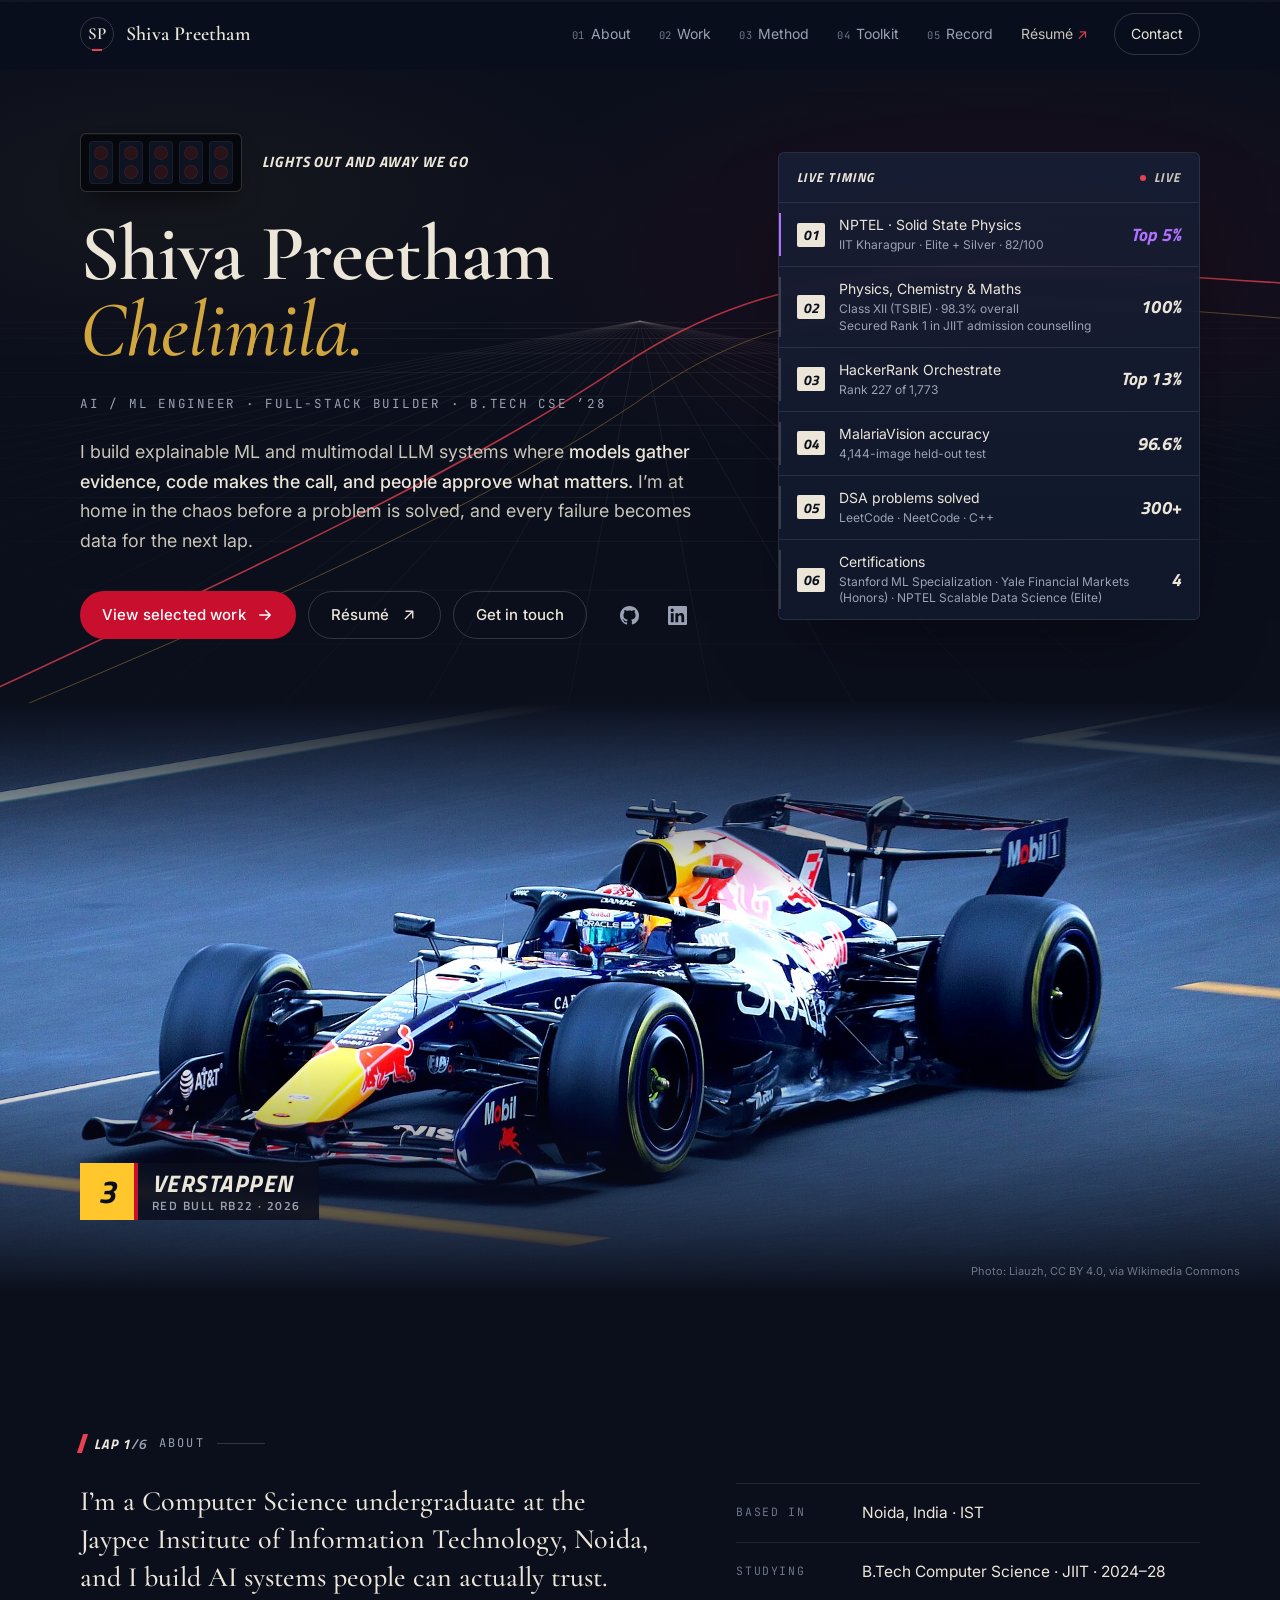
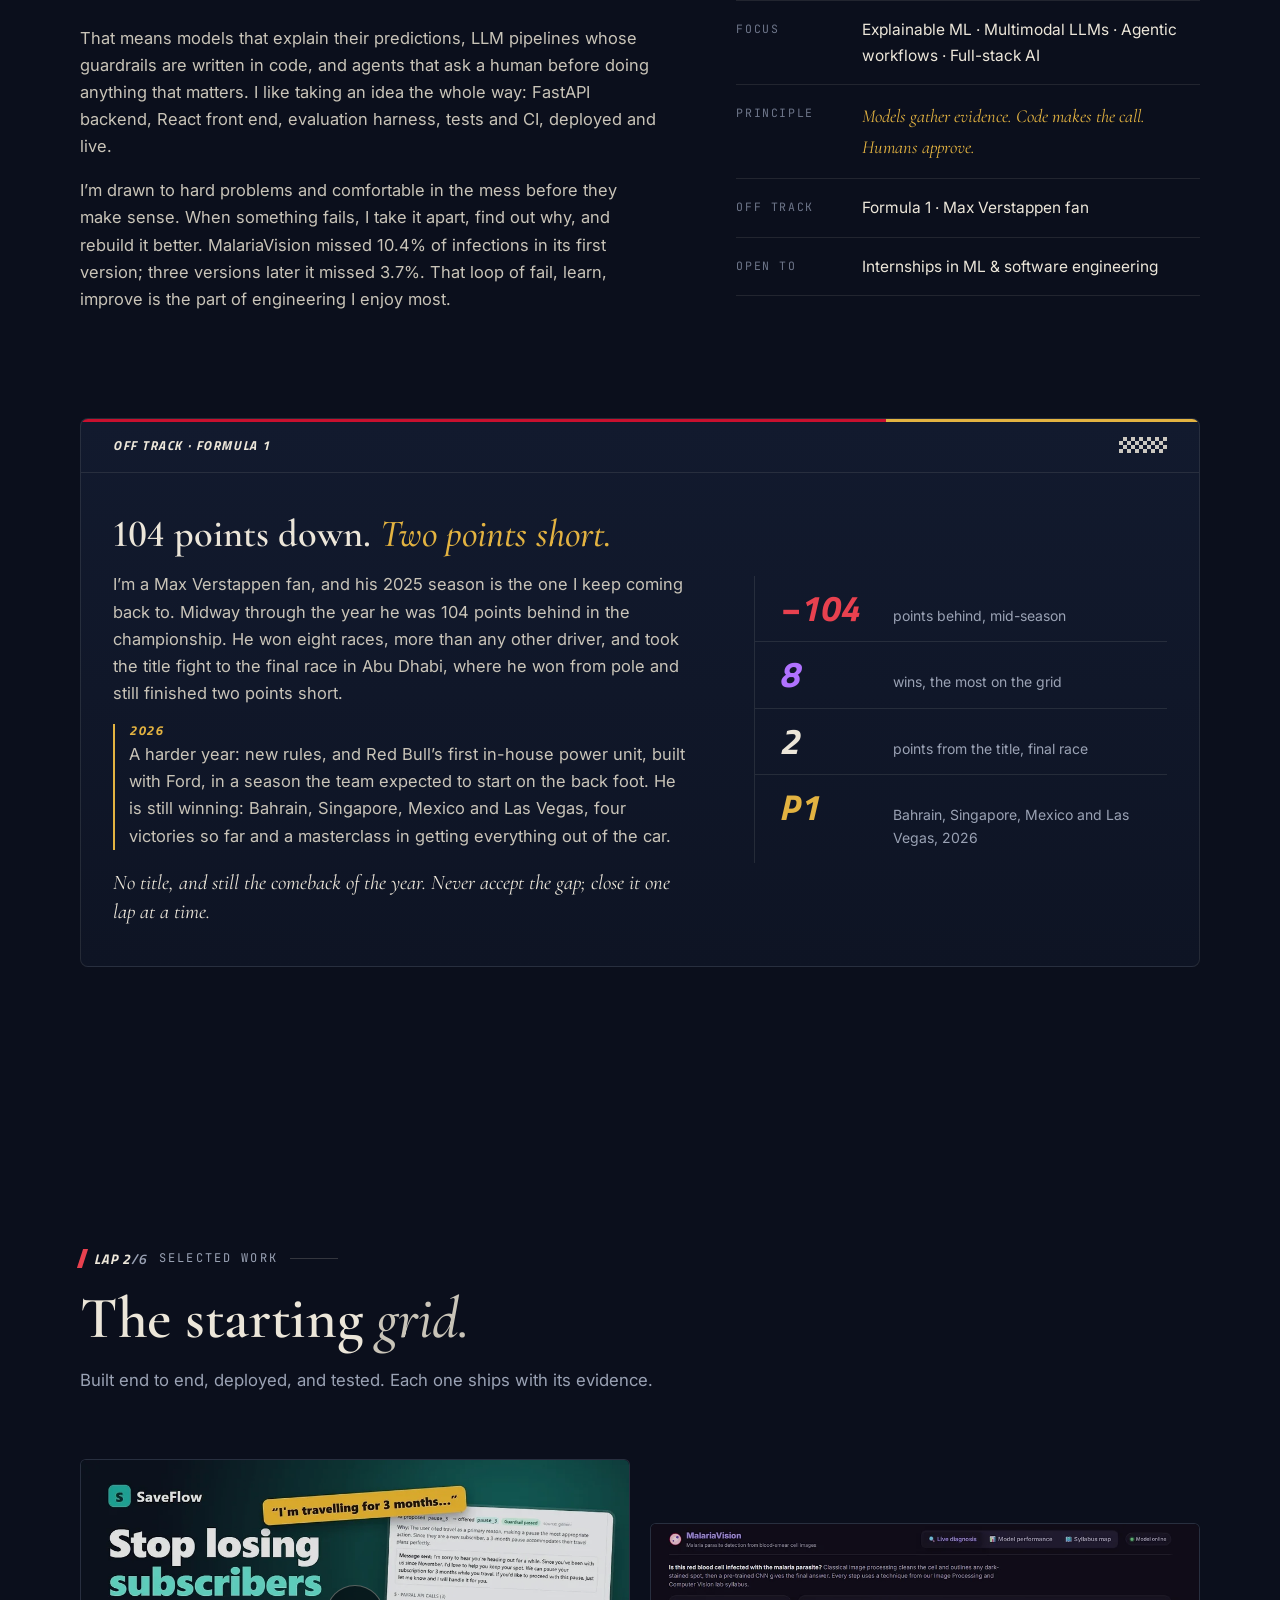
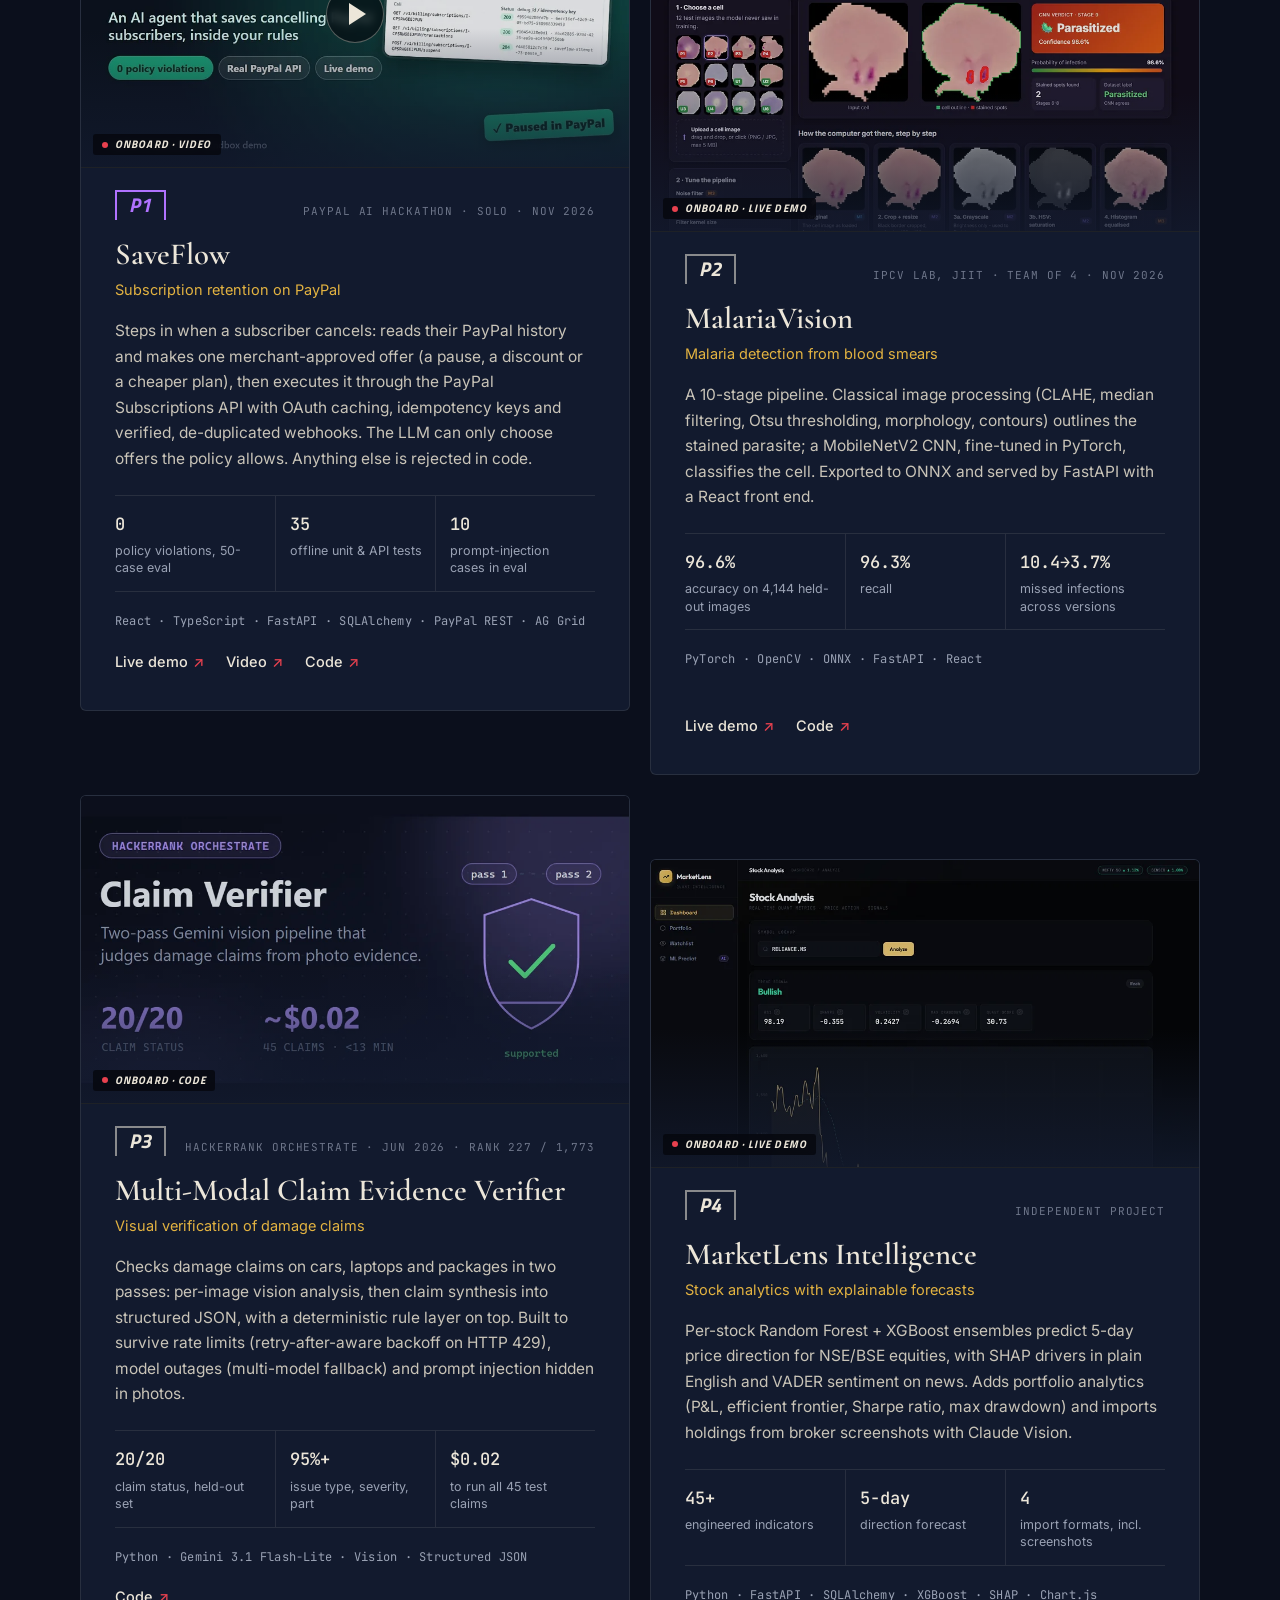
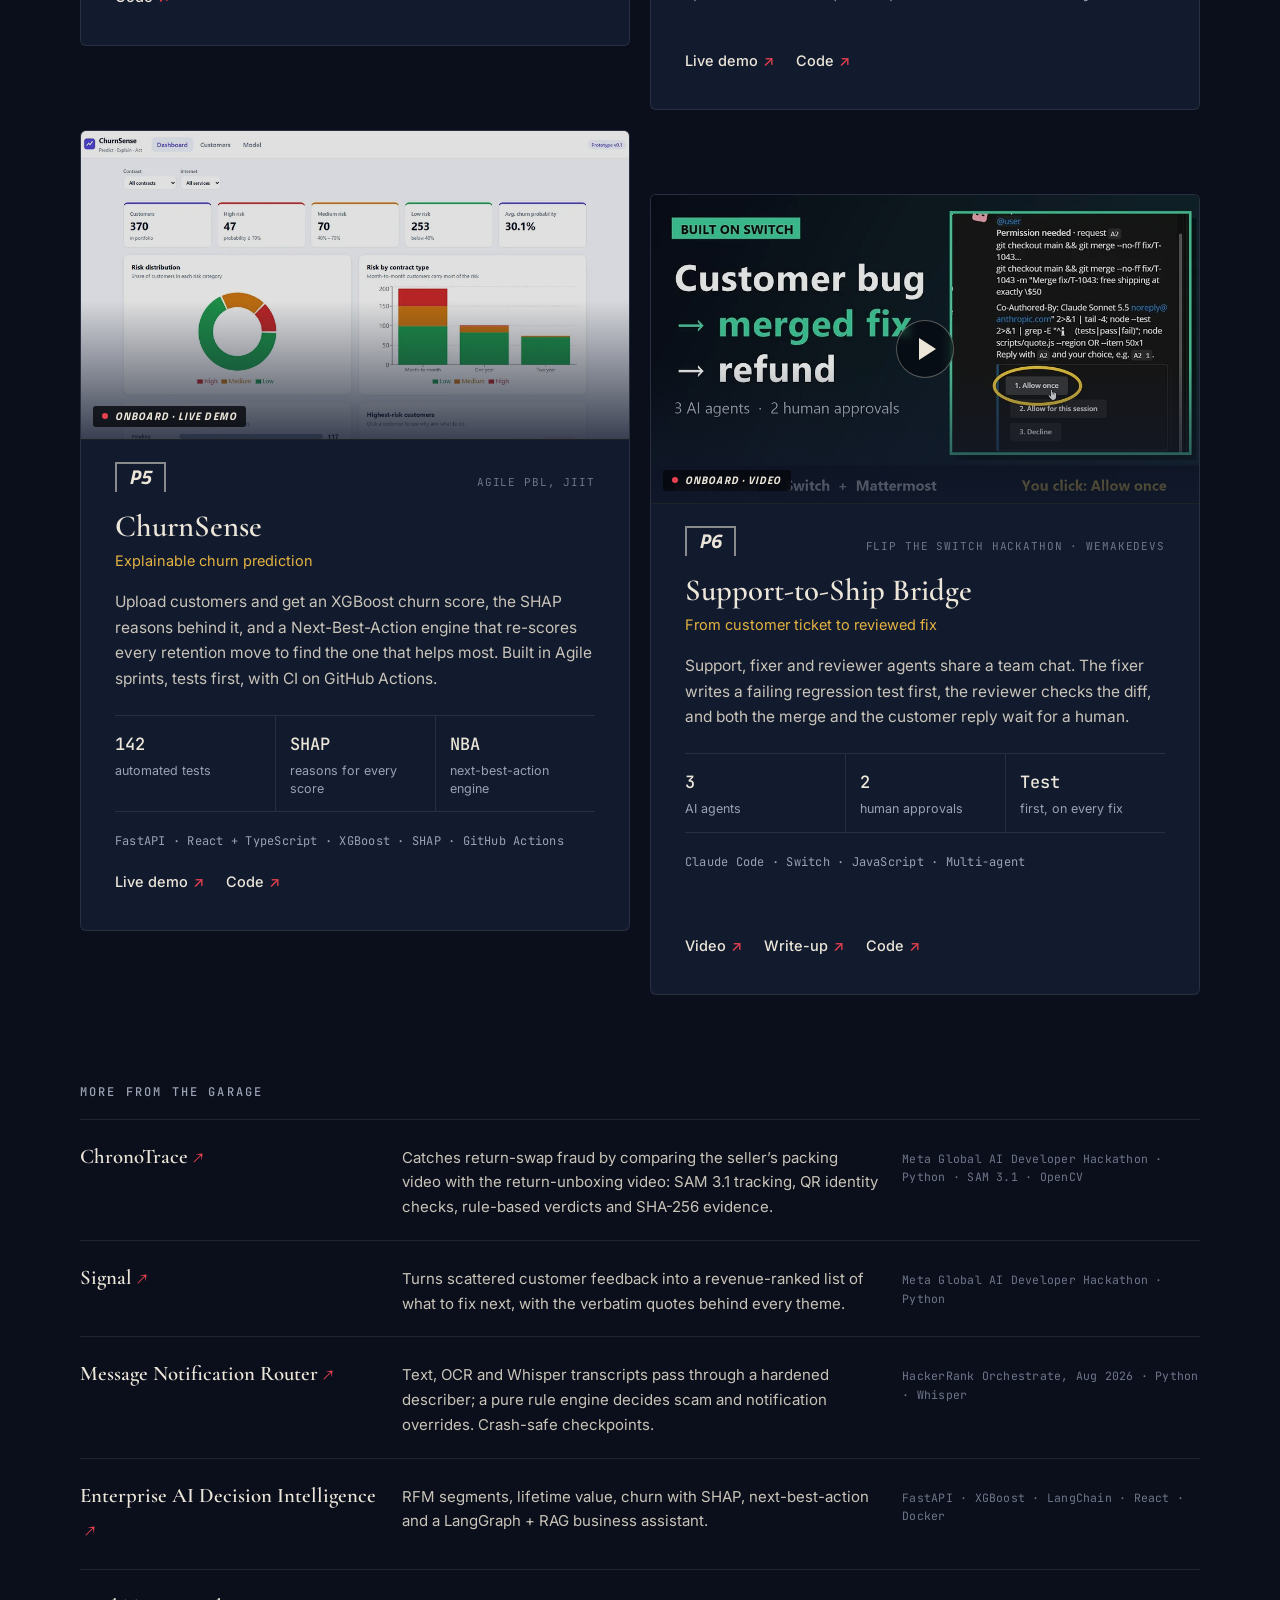
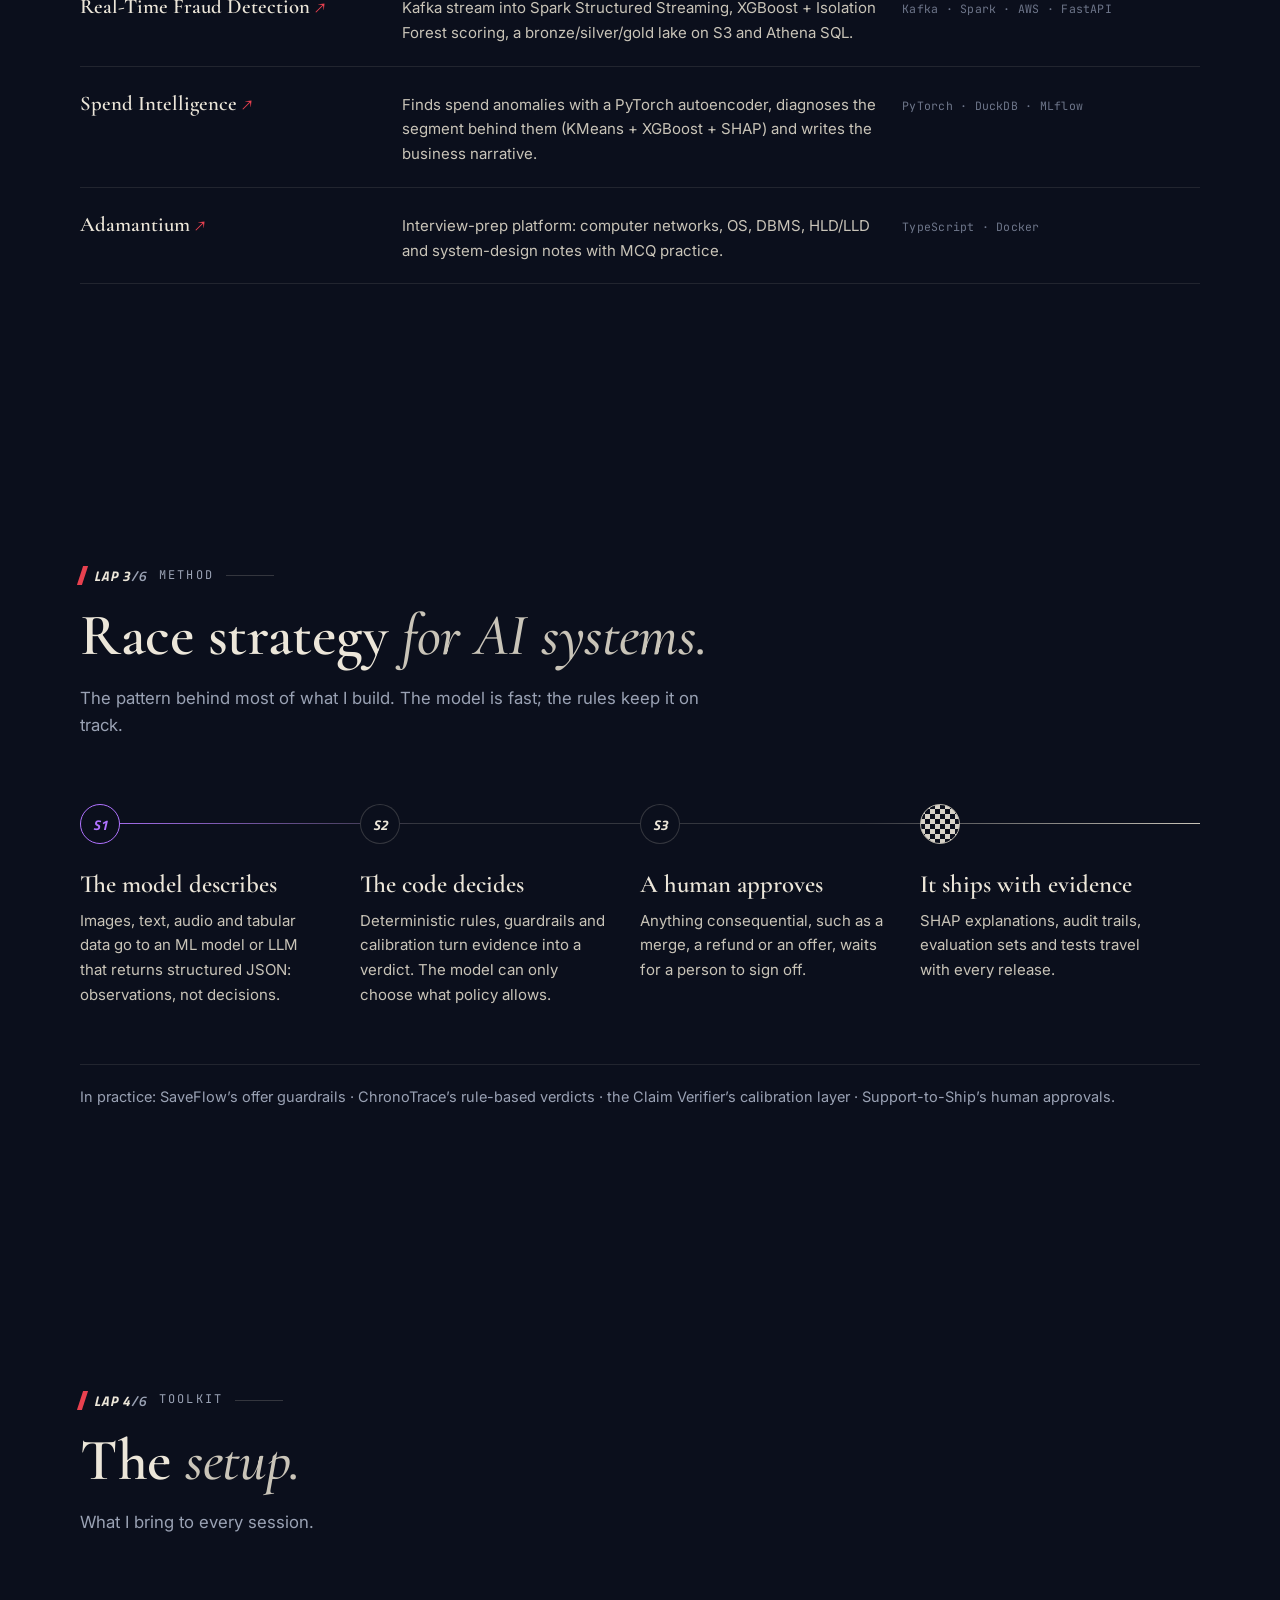
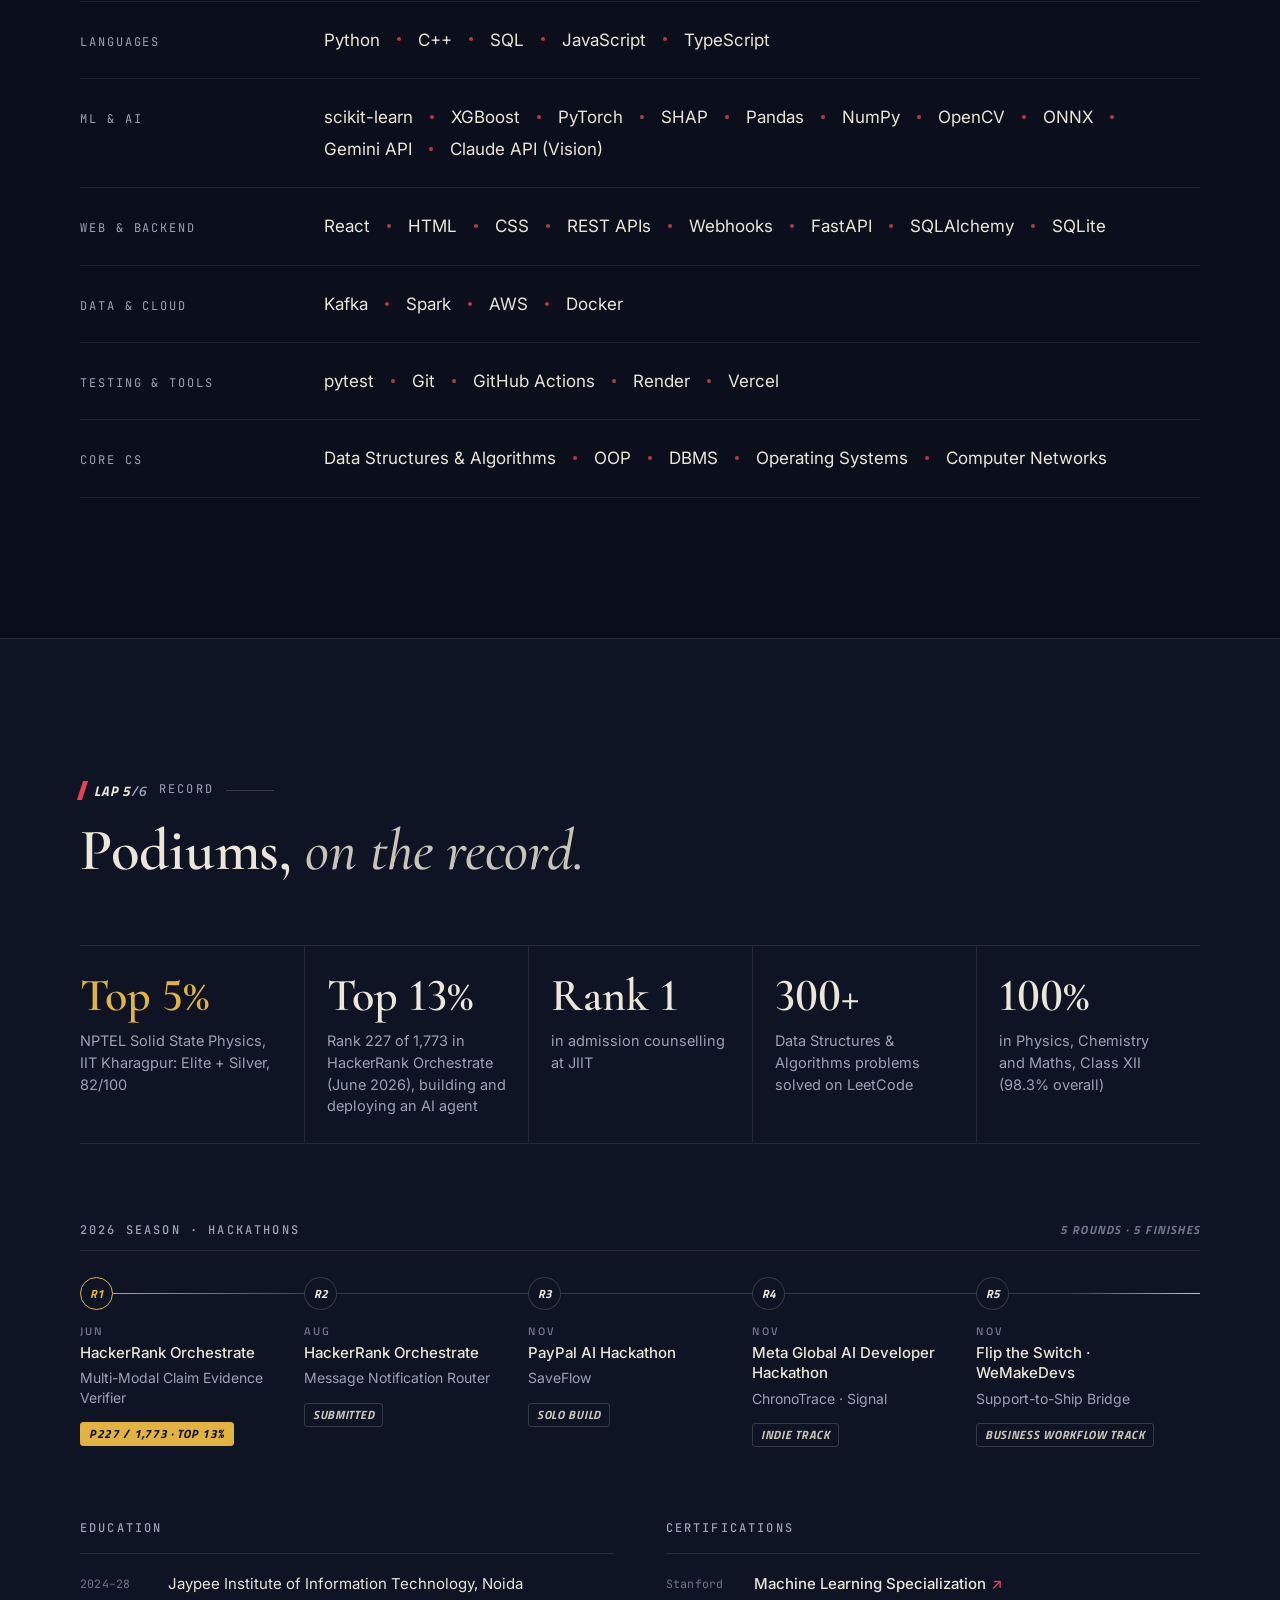
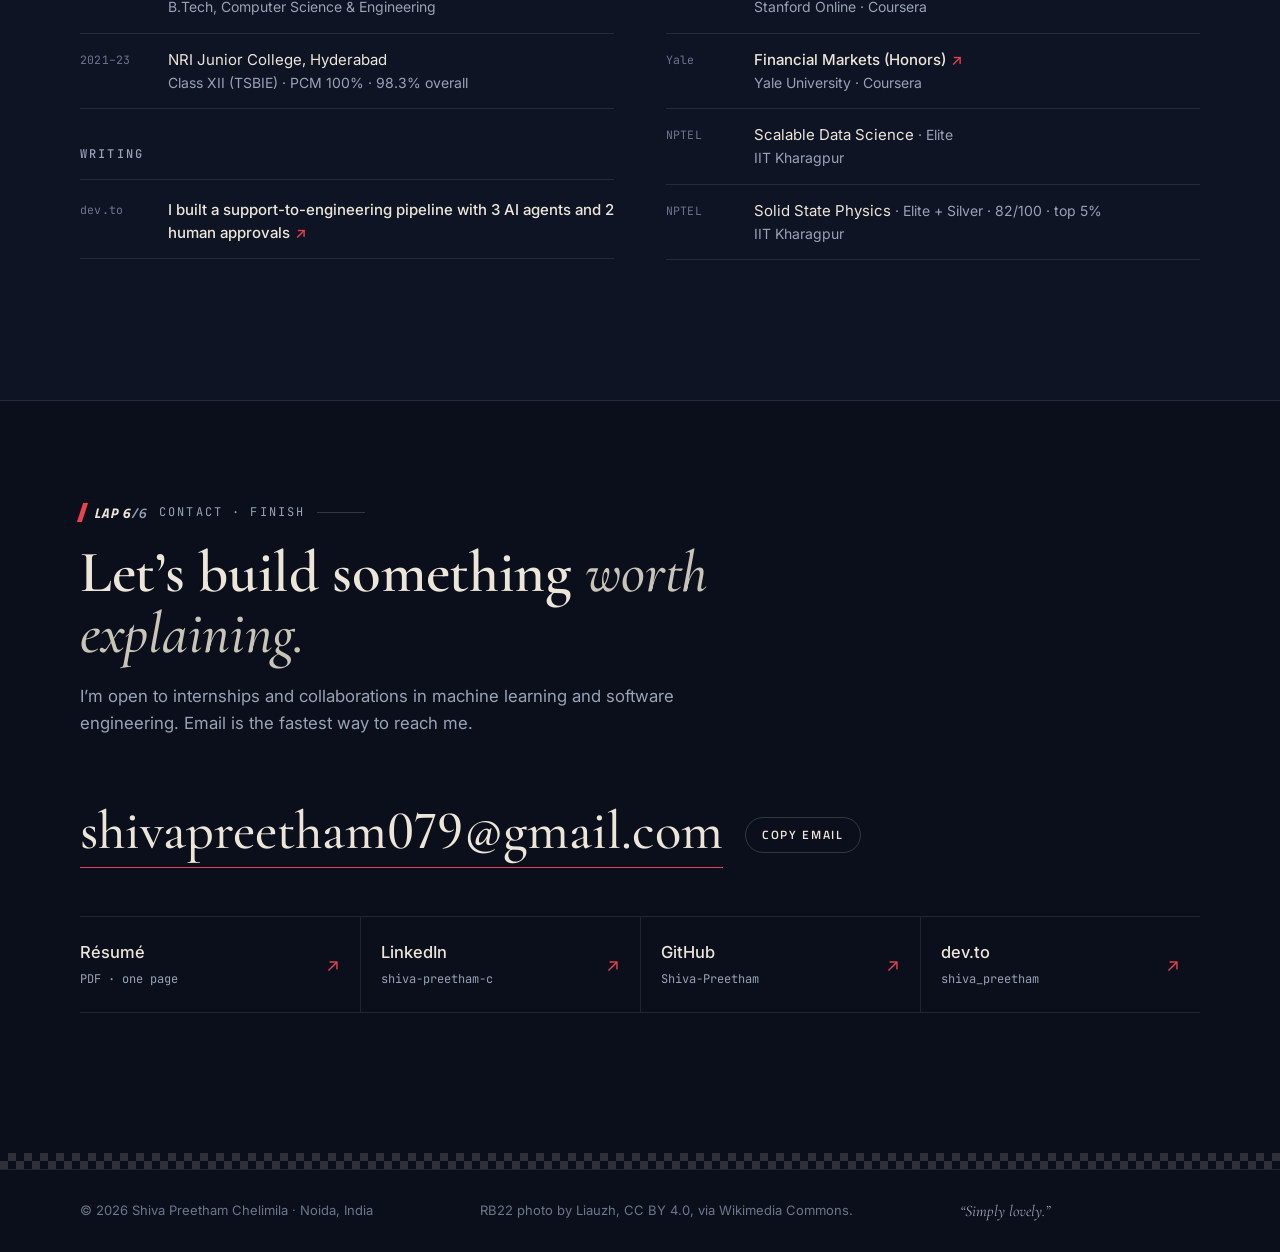
<file: index.html>
<!doctype html>
<html lang="en">
<head>
  <meta charset="utf-8" />
  <meta name="viewport" content="width=device-width, initial-scale=1" />
  <title>Shiva Preetham Chelimila · AI/ML Engineer</title>
  <meta name="description" content="Shiva Preetham Chelimila: AI/ML engineer and B.Tech CSE student at JIIT Noida, building explainable ML and multimodal LLM systems where models gather evidence and code makes the call." />
  <meta name="author" content="Shiva Preetham Chelimila" />
  <meta name="theme-color" content="#0B0F1C" />
  <meta name="color-scheme" content="dark" />
  <link rel="canonical" href="https://shiva-preetham.github.io/" />

  <meta property="og:type" content="website" />
  <meta property="og:title" content="Shiva Preetham Chelimila · AI/ML Engineer" />
  <meta property="og:description" content="Explainable ML and multimodal LLM systems. Models gather evidence. Code makes the call. Humans approve." />
  <meta property="og:url" content="https://shiva-preetham.github.io/" />
  <meta property="og:image" content="https://shiva-preetham.github.io/assets/og-image.jpg" />
  <meta property="og:image:width" content="1200" />
  <meta property="og:image:height" content="630" />
  <meta name="twitter:card" content="summary_large_image" />

  <link rel="icon" href="assets/favicon.svg" type="image/svg+xml" />
  <link rel="apple-touch-icon" href="assets/apple-touch-icon.png" />

  <link rel="preconnect" href="https://fonts.googleapis.com" />
  <link rel="preconnect" href="https://fonts.gstatic.com" crossorigin />
  <link href="https://fonts.googleapis.com/css2?family=Cormorant+Garamond:ital,wght@0,500;0,600;1,500;1,600&family=Inter:wght@400;500;600&family=JetBrains+Mono:wght@400;500&family=Titillium+Web:ital,wght@0,600;0,700;1,600;1,700&display=swap" rel="stylesheet" />
  <link rel="stylesheet" href="styles.css?v=20261122v2" />
  <script>
    (function () {
      var d = document.documentElement, seen = false;
      d.classList.add('js');
      try { seen = sessionStorage.getItem('sp-lights') === '1'; } catch (e) {}
      if (!seen && !matchMedia('(prefers-reduced-motion: reduce)').matches) {
        d.classList.add('is-loading');
        setTimeout(function () { d.classList.remove('is-loading'); }, 6000); // never block the page
      }
    })();
  </script>

  <script type="application/ld+json">
  {
    "@context": "https://schema.org",
    "@type": "Person",
    "name": "Shiva Preetham Chelimila",
    "url": "https://shiva-preetham.github.io/",
    "jobTitle": "AI/ML Engineer",
    "address": { "@type": "PostalAddress", "addressLocality": "Noida", "addressCountry": "IN" },
    "alumniOf": { "@type": "CollegeOrUniversity", "name": "Jaypee Institute of Information Technology" },
    "knowsAbout": ["Machine Learning", "Explainable AI", "Large Language Models", "Computer Vision", "FastAPI", "React", "Python"],
    "sameAs": [
      "https://github.com/Shiva-Preetham",
      "https://www.linkedin.com/in/shiva-preetham-c-0124a2318/",
      "https://dev.to/shiva_preetham"
    ]
  }
  </script>
</head>
<body>
  <div class="loader" role="status" aria-label="Loading">
    <div class="loader__inner">
      <div class="gantry loader__gantry" aria-hidden="true">
        <span class="pod"><i></i><i></i></span><span class="pod"><i></i><i></i></span><span class="pod"><i></i><i></i></span><span class="pod"><i></i><i></i></span><span class="pod"><i></i><i></i></span>
      </div>
      <p class="loader__time"><span class="loader__label">Loading</span><b>0.000</b></p>
      <div class="loader__bar" aria-hidden="true"><i></i></div>
      <p class="loader__name">Shiva Preetham</p>
    </div>
  </div>
  <a class="skip" href="#main">Skip to content</a>
  <div class="lap" aria-hidden="true"><span class="lap__bar"></span></div>
  <aside class="circuit" aria-hidden="true">
    <svg viewBox="0 0 200 120">
      <path class="circuit__track" d="M34 92 L124 92 C150 92 160 86 166 70 L176 42 C180 28 170 18 156 21 L122 29 C109 32 101 26 99 16 C97 7 86 4 77 9 L42 29 C28 37 20 47 20 61 L20 80 C20 88 25 92 34 92 Z" />
      <path class="circuit__done" d="M34 92 L124 92 C150 92 160 86 166 70 L176 42 C180 28 170 18 156 21 L122 29 C109 32 101 26 99 16 C97 7 86 4 77 9 L42 29 C28 37 20 47 20 61 L20 80 C20 88 25 92 34 92 Z" />
      <line class="circuit__start" x1="34" y1="85" x2="34" y2="99" />
      <circle class="circuit__car" cx="34" cy="92" r="4.5" />
    </svg>
    <div class="hud" aria-hidden="true">
      <span class="hud__speed"><b>0</b><small>km/h</small></span>
      <span class="hud__gear">N</span>
      <span class="hud__drs">DRS</span>
    </div>
    <p class="circuit__meta"><span class="circuit__lap">Lap 1/6</span><span class="circuit__sec">Start</span></p>
  </aside>

  <!-- ============ NAV ============ -->
  <header class="nav" id="top">
    <div class="container nav__inner">
      <a class="brand" href="#top" aria-label="Shiva Preetham Chelimila, back to top">
        <span class="brand__mark">SP</span>
        <span class="brand__name">Shiva Preetham</span>
      </a>
      <button class="nav__toggle" aria-expanded="false" aria-controls="nav-links">
        <span class="sr-only">Menu</span><i></i><i></i>
      </button>
      <nav id="nav-links" class="nav__links" aria-label="Sections">
        <a href="#about" data-sec="about"><span>01</span>About</a>
        <a href="#work" data-sec="work"><span>02</span>Work</a>
        <a href="#method" data-sec="method"><span>03</span>Method</a>
        <a href="#toolkit" data-sec="toolkit"><span>04</span>Toolkit</a>
        <a href="#record" data-sec="record"><span>05</span>Record</a>
        <a href="assets/Shiva_Preetham_Chelimila_Resume.pdf" target="_blank" rel="noopener" class="nav__resume">Résumé<i aria-hidden="true">↗</i></a>
        <a href="#contact" data-sec="contact" class="nav__cta">Contact</a>
      </nav>
    </div>
  </header>

  <main id="main">

    <!-- ============ HERO ============ -->
    <section class="hero">
      <svg class="hero__floor" viewBox="0 0 1440 900" preserveAspectRatio="xMidYMax slice" aria-hidden="true">
        <defs>
          <radialGradient id="fade" cx="50%" cy="62%" r="62%">
            <stop offset="0" stop-color="#fff" stop-opacity="1" />
            <stop offset=".7" stop-color="#fff" stop-opacity=".35" />
            <stop offset="1" stop-color="#fff" stop-opacity="0" />
          </radialGradient>
          <mask id="floor-mask"><rect width="1440" height="900" fill="url(#fade)" /></mask>
        </defs>
        <g mask="url(#floor-mask)" class="floor__grid"></g>
        <path class="hero__line" d="M-40 900 C 260 760, 520 640, 700 520 S 1060 400, 1480 430" />
        <path class="hero__line hero__line--gold" d="M-40 930 C 300 790, 560 670, 730 552 S 1080 436, 1480 470" />
      </svg>

      <div class="container hero__grid">
        <div class="hero__copy">
          <div class="start" aria-hidden="true">
            <div class="gantry">
              <span class="pod"><i></i><i></i></span><span class="pod"><i></i><i></i></span><span class="pod"><i></i><i></i></span><span class="pod"><i></i><i></i></span><span class="pod"><i></i><i></i></span>
            </div>
            <p class="start__text">Portfolio · 2026</p>
          </div>

          <h1 class="hero__name">
            Shiva Preetham
            <em>Chelimila.</em>
          </h1>
          <p class="hero__role"><span>AI / ML Engineer</span> <span>· Full-stack builder</span> <span>· B.Tech CSE ’28</span></p>
          <p class="hero__lede">
            I build explainable ML and multimodal LLM systems where
            <strong>models gather evidence, code makes the call, and people approve what matters.</strong>
            I’m at home in the chaos before a problem is solved, and every failure becomes data for the next lap.
          </p>
          <div class="hero__actions">
            <a class="btn btn--primary" href="#work">View selected work
              <svg viewBox="0 0 24 24" aria-hidden="true"><path d="M5 12h14M13 6l6 6-6 6" /></svg>
            </a>
            <a class="btn btn--ghost" href="assets/Shiva_Preetham_Chelimila_Resume.pdf" target="_blank" rel="noopener">Résumé
              <svg viewBox="0 0 24 24" aria-hidden="true"><path d="M7 17L17 7M8 7h9v9" /></svg>
            </a>
            <a class="btn btn--ghost" href="#contact">Get in touch</a>
            <span class="hero__social">
              <a href="https://github.com/Shiva-Preetham" target="_blank" rel="noopener" aria-label="GitHub">
                <svg viewBox="0 0 16 16" aria-hidden="true"><path fill="currentColor" d="M8 0C3.58 0 0 3.58 0 8c0 3.54 2.29 6.53 5.47 7.59.4.07.55-.17.55-.38 0-.19-.01-.82-.01-1.49-2.01.37-2.53-.49-2.69-.94-.09-.23-.48-.94-.82-1.13-.28-.15-.68-.52-.01-.53.63-.01 1.08.58 1.23.82.72 1.21 1.87.87 2.33.66.07-.52.28-.87.51-1.07-1.78-.2-3.64-.89-3.64-3.95 0-.87.31-1.59.82-2.15-.08-.2-.36-1.02.08-2.12 0 0 .67-.21 2.2.82.64-.18 1.32-.27 2-.27.68 0 1.36.09 2 .27 1.53-1.04 2.2-.82 2.2-.82.44 1.1.16 1.92.08 2.12.51.56.82 1.27.82 2.15 0 3.07-1.87 3.75-3.65 3.95.29.25.54.73.54 1.48 0 1.07-.01 1.93-.01 2.2 0 .21.15.46.55.38A8.01 8.01 0 0 0 16 8c0-4.42-3.58-8-8-8z"/></svg>
              </a>
              <a href="https://www.linkedin.com/in/shiva-preetham-c-0124a2318/" target="_blank" rel="noopener" aria-label="LinkedIn">
                <svg viewBox="0 0 24 24" aria-hidden="true"><path fill="currentColor" d="M20.45 20.45h-3.55v-5.57c0-1.33-.03-3.04-1.85-3.04-1.85 0-2.14 1.45-2.14 2.94v5.67H9.35V9h3.41v1.56h.05c.48-.9 1.64-1.85 3.37-1.85 3.6 0 4.27 2.37 4.27 5.46v6.28zM5.34 7.43a2.06 2.06 0 1 1 0-4.12 2.06 2.06 0 0 1 0 4.12zM7.12 20.45H3.56V9h3.56v11.45zM22.23 0H1.77C.79 0 0 .77 0 1.73v20.54C0 23.23.79 24 1.77 24h20.45c.98 0 1.78-.77 1.78-1.73V1.73C24 .77 23.2 0 22.22 0z"/></svg>
              </a>
            </span>
          </div>
        </div>

        <aside class="tower" aria-label="Key results">
          <div class="tower__head">
            <span>Live timing</span>
            <span class="tower__live"><i></i>Live</span>
          </div>
          <ol class="tower__rows">
            <li>
              <span class="tower__pos">01</span>
              <span class="tower__lbl">NPTEL · Solid State Physics<small>IIT Kharagpur · Elite + Silver · 82/100</small></span>
              <span class="tower__val">Top 5%</span>
            </li>
            <li>
              <span class="tower__pos">02</span>
              <span class="tower__lbl">Physics, Chemistry &amp; Maths<small>Class XII (TSBIE) · 98.3% overall<br />Secured Rank 1 in JIIT admission counselling</small></span>
              <span class="tower__val">100%</span>
            </li>
            <li>
              <span class="tower__pos">03</span>
              <span class="tower__lbl">HackerRank Orchestrate<small>Rank 227 of 1,773</small></span>
              <span class="tower__val">Top 13%</span>
            </li>
            <li>
              <span class="tower__pos">04</span>
              <span class="tower__lbl">MalariaVision accuracy<small>4,144-image held-out test</small></span>
              <span class="tower__val">96.6%</span>
            </li>
            <li>
              <span class="tower__pos">05</span>
              <span class="tower__lbl">DSA problems solved<small>LeetCode · NeetCode · C++</small></span>
              <span class="tower__val">300+</span>
            </li>
            <li>
              <span class="tower__pos">06</span>
              <span class="tower__lbl">Certifications<small>Stanford ML Specialization · Yale Financial Markets (Honors) · NPTEL Scalable Data Science (Elite)</small></span>
              <span class="tower__val">4</span>
            </li>
          </ol>
        </aside>
      </div>
    </section>

    <!-- ============ POLE: Max's number 3 ============ -->
    <figure class="pole" aria-labelledby="pole-tag">
      <img class="pole__img" src="assets/img/rb22-verstappen.webp" width="1920" height="1080" decoding="async"
           alt="Max Verstappen driving the navy, red and yellow Red Bull RB22, car number 3, during practice at the 2026 Chinese Grand Prix." />
      <figcaption class="pole__tag" id="pole-tag">
        <span class="pole__num">3</span>
        <span class="pole__name">Verstappen<small>Red Bull RB22 · 2026</small></span>
      </figcaption>
      <small class="pole__credit">Photo: Liauzh, CC BY 4.0, via Wikimedia Commons</small>
    </figure>

    <!-- ============ 01 ABOUT ============ -->
    <section class="section" id="about">
      <div class="container">
        <header class="sec-head" data-reveal>
          <p class="sec-label"><span class="sec-lap">Lap 1<b>/6</b></span>About</p>
        </header>

        <div class="about">
          <div class="about__text" data-reveal>
            <p class="about__lead">
              I’m a Computer Science undergraduate at the Jaypee Institute of Information Technology, Noida,
              and I build AI systems people can actually trust.
            </p>
            <p>
              That means models that explain their predictions, LLM pipelines whose guardrails are written in code,
              and agents that ask a human before doing anything that matters. I like taking an idea the whole way:
              FastAPI backend, React front end, evaluation harness, tests and CI, deployed and live.
            </p>
            <p>
              I’m drawn to hard problems and comfortable in the mess before they make sense. When something fails,
              I take it apart, find out why, and rebuild it better. MalariaVision missed 10.4% of infections in its
              first version; three versions later it missed 3.7%. That loop of fail, learn, improve is the part of
              engineering I enjoy most.
            </p>
          </div>

          <dl class="facts" data-reveal>
            <div><dt>Based in</dt><dd>Noida, India · IST</dd></div>
            <div><dt>Studying</dt><dd>B.Tech Computer Science · JIIT · 2024–28</dd></div>
            <div><dt>Focus</dt><dd>Explainable ML · Multimodal LLMs · Agentic workflows · Full-stack AI</dd></div>
            <div><dt>Principle</dt><dd><em>Models gather evidence. Code makes the call. Humans approve.</em></dd></div>
            <div><dt>Off track</dt><dd>Formula&nbsp;1 · Max Verstappen fan</dd></div>
            <div><dt>Open to</dt><dd>Internships in ML &amp; software engineering</dd></div>
          </dl>
        </div>

        <div class="pitwall" data-reveal>
          <div class="pitwall__head">
            <span class="pitwall__tag">Off track · Formula 1</span>
            <span class="pitwall__flag" aria-hidden="true"></span>
          </div>
          <div class="pitwall__body">
            <div>
              <h3 class="pitwall__title">104 points down. <em>Two points short.</em></h3>
              <p>
                I’m a Max Verstappen fan, and his 2025 season is the one I keep coming back to. Midway through the
                year he was 104 points behind in the championship. He won eight races, more than any other driver,
                and took the title fight to the final race in Abu Dhabi, where he won from pole and still finished
                two points short.
              </p>
              <p class="pitwall__now">
                <span>2026</span>
                A harder year: new rules, and Red Bull’s first in-house power unit, built with Ford, in a season the
                team expected to start on the back foot. He is still winning: Bahrain, Singapore, Mexico and
                Las Vegas, four victories so far and a masterclass in getting everything out of the car.
              </p>
              <p class="pitwall__lesson">No title, and still the comeback of the year. Never accept the gap; close it one lap at a time.</p>
            </div>
            <dl class="pitwall__tele">
              <div><dt>−104</dt><dd>points behind, mid-season</dd></div>
              <div><dt>8</dt><dd>wins, the most on the grid</dd></div>
              <div><dt>2</dt><dd>points from the title, final race</dd></div>
              <div><dt>P1</dt><dd>Bahrain, Singapore, Mexico and Las Vegas, 2026</dd></div>
            </dl>
          </div>
        </div>
      </div>
    </section>

    <!-- ============ 02 WORK ============ -->
    <section class="section" id="work">
      <div class="container">
        <header class="sec-head" data-reveal>
          <p class="sec-label"><span class="sec-lap">Lap 2<b>/6</b></span>Selected work</p>
          <h2>The starting <em>grid.</em></h2>
          <p class="sec-sub">Built end to end, deployed, and tested. Each one ships with its evidence.</p>
        </header>

        <div class="grid-cards">

          <article class="card" data-reveal>
            <a class="card__media" href="https://youtu.be/_eDtsG07IjE" target="_blank" rel="noopener">
              <img src="assets/img/onboard/saveflow.webp" width="960" height="540" loading="lazy" decoding="async" alt="Watch the SaveFlow demo video" />
              <span class="card__onair"><i></i>Onboard · Video</span>
              <span class="card__play" aria-hidden="true"></span>
            </a>
            <div class="card__top">
              <span class="card__pos">P1</span>
              <span class="card__event">PayPal AI Hackathon · Solo · Nov 2026</span>
            </div>
            <h3 class="card__title">SaveFlow</h3>
            <p class="card__kicker">Subscription retention on PayPal</p>
            <p class="card__desc">
              Steps in when a subscriber cancels: reads their PayPal history and makes one merchant-approved offer
              (a pause, a discount or a cheaper plan), then executes it through the PayPal Subscriptions API with
              OAuth caching, idempotency keys and verified, de-duplicated webhooks. The LLM can only choose
              offers the policy allows. Anything else is rejected in code.
            </p>
            <dl class="card__tele">
              <div><dt>0</dt><dd>policy violations, 50-case eval</dd></div>
              <div><dt>35</dt><dd>offline unit &amp; API tests</dd></div>
              <div><dt>10</dt><dd>prompt-injection cases in eval</dd></div>
            </dl>
            <p class="card__stack">React · TypeScript · FastAPI · SQLAlchemy · PayPal REST · AG Grid</p>
            <p class="card__links">
              <a href="https://saveflow-ufbx.onrender.com" target="_blank" rel="noopener">Live demo<i>↗</i></a>
              <a href="https://youtu.be/_eDtsG07IjE" target="_blank" rel="noopener">Video<i>↗</i></a>
              <a href="https://github.com/Shiva-Preetham/SaveFlow-PayPal-AI-Hackathon" target="_blank" rel="noopener">Code<i>↗</i></a>
            </p>
          </article>

          <article class="card" data-reveal>
            <a class="card__media" href="https://malariavision.vercel.app" target="_blank" rel="noopener">
              <img src="assets/img/onboard/malaria.webp" width="960" height="540" loading="lazy" decoding="async" alt="Open the MalariaVision live demo" />
              <span class="card__onair"><i></i>Onboard · Live demo</span>
            </a>
            <div class="card__top">
              <span class="card__pos">P2</span>
              <span class="card__event">IPCV Lab, JIIT · Team of 4 · Nov 2026</span>
            </div>
            <h3 class="card__title">MalariaVision</h3>
            <p class="card__kicker">Malaria detection from blood smears</p>
            <p class="card__desc">
              A 10-stage pipeline. Classical image processing (CLAHE, median filtering, Otsu thresholding,
              morphology, contours) outlines the stained parasite; a MobileNetV2 CNN, fine-tuned in PyTorch,
              classifies the cell. Exported to ONNX and served by FastAPI with a React front end.
            </p>
            <dl class="card__tele">
              <div><dt>96.6%</dt><dd>accuracy on 4,144 held-out images</dd></div>
              <div><dt>96.3%</dt><dd>recall</dd></div>
              <div><dt>10.4→3.7%</dt><dd>missed infections across versions</dd></div>
            </dl>
            <p class="card__stack">PyTorch · OpenCV · ONNX · FastAPI · React</p>
            <p class="card__links">
              <a href="https://malariavision.vercel.app" target="_blank" rel="noopener">Live demo<i>↗</i></a>
              <a href="https://github.com/Shiva-Preetham/Image-Processing-CV-PBL" target="_blank" rel="noopener">Code<i>↗</i></a>
            </p>
          </article>

          <article class="card" data-reveal>
            <a class="card__media" href="https://github.com/Shiva-Preetham/hackerrank-orchestrate-june26-multimodal-evidence-review" target="_blank" rel="noopener">
              <img src="assets/img/onboard/claim.webp" width="960" height="540" loading="lazy" decoding="async" alt="Open the Claim Verifier code on GitHub" />
              <span class="card__onair"><i></i>Onboard · Code</span>
            </a>
            <div class="card__top">
              <span class="card__pos">P3</span>
              <span class="card__event">HackerRank Orchestrate · Jun 2026 · Rank 227 / 1,773</span>
            </div>
            <h3 class="card__title">Multi-Modal Claim Evidence Verifier</h3>
            <p class="card__kicker">Visual verification of damage claims</p>
            <p class="card__desc">
              Checks damage claims on cars, laptops and packages in two passes: per-image vision analysis, then
              claim synthesis into structured JSON, with a deterministic rule layer on top. Built to survive rate
              limits (retry-after-aware backoff on HTTP 429), model outages (multi-model fallback) and prompt
              injection hidden in photos.
            </p>
            <dl class="card__tele">
              <div><dt>20/20</dt><dd>claim status, held-out set</dd></div>
              <div><dt>95%+</dt><dd>issue type, severity, part</dd></div>
              <div><dt>$0.02</dt><dd>to run all 45 test claims</dd></div>
            </dl>
            <p class="card__stack">Python · Gemini 3.1 Flash-Lite · Vision · Structured JSON</p>
            <p class="card__links">
              <a href="https://github.com/Shiva-Preetham/hackerrank-orchestrate-june26-multimodal-evidence-review" target="_blank" rel="noopener">Code<i>↗</i></a>
            </p>
          </article>

          <article class="card" data-reveal>
            <a class="card__media" href="https://market-lens-nu.vercel.app" target="_blank" rel="noopener">
              <img src="assets/img/onboard/marketlens.webp" width="960" height="540" loading="lazy" decoding="async" alt="Open the MarketLens live demo" />
              <span class="card__onair"><i></i>Onboard · Live demo</span>
            </a>
            <div class="card__top">
              <span class="card__pos">P4</span>
              <span class="card__event">Independent project</span>
            </div>
            <h3 class="card__title">MarketLens Intelligence</h3>
            <p class="card__kicker">Stock analytics with explainable forecasts</p>
            <p class="card__desc">
              Per-stock Random Forest + XGBoost ensembles predict 5-day price direction for NSE/BSE equities,
              with SHAP drivers in plain English and VADER sentiment on news. Adds portfolio analytics (P&amp;L,
              efficient frontier, Sharpe ratio, max drawdown) and imports holdings from broker screenshots with
              Claude Vision.
            </p>
            <dl class="card__tele">
              <div><dt>45+</dt><dd>engineered indicators</dd></div>
              <div><dt>5-day</dt><dd>direction forecast</dd></div>
              <div><dt>4</dt><dd>import formats, incl. screenshots</dd></div>
            </dl>
            <p class="card__stack">Python · FastAPI · SQLAlchemy · XGBoost · SHAP · Chart.js</p>
            <p class="card__links">
              <a href="https://market-lens-nu.vercel.app" target="_blank" rel="noopener">Live demo<i>↗</i></a>
              <a href="https://github.com/Shiva-Preetham/MarketLens" target="_blank" rel="noopener">Code<i>↗</i></a>
            </p>
          </article>

          <article class="card" data-reveal>
            <a class="card__media" href="https://churnsense-one.vercel.app" target="_blank" rel="noopener">
              <img src="assets/img/onboard/churnsense.webp" width="960" height="540" loading="lazy" decoding="async" alt="Open the ChurnSense live demo" />
              <span class="card__onair"><i></i>Onboard · Live demo</span>
            </a>
            <div class="card__top">
              <span class="card__pos">P5</span>
              <span class="card__event">Agile PBL, JIIT</span>
            </div>
            <h3 class="card__title">ChurnSense</h3>
            <p class="card__kicker">Explainable churn prediction</p>
            <p class="card__desc">
              Upload customers and get an XGBoost churn score, the SHAP reasons behind it, and a Next-Best-Action
              engine that re-scores every retention move to find the one that helps most. Built in Agile sprints,
              tests first, with CI on GitHub Actions.
            </p>
            <dl class="card__tele">
              <div><dt>142</dt><dd>automated tests</dd></div>
              <div><dt>SHAP</dt><dd>reasons for every score</dd></div>
              <div><dt>NBA</dt><dd>next-best-action engine</dd></div>
            </dl>
            <p class="card__stack">FastAPI · React + TypeScript · XGBoost · SHAP · GitHub Actions</p>
            <p class="card__links">
              <a href="https://churnsense-one.vercel.app" target="_blank" rel="noopener">Live demo<i>↗</i></a>
              <a href="https://github.com/Shiva-Preetham/Agile-PBL" target="_blank" rel="noopener">Code<i>↗</i></a>
            </p>
          </article>

          <article class="card" data-reveal>
            <a class="card__media" href="https://youtu.be/mUrFossp2F4" target="_blank" rel="noopener">
              <img src="assets/img/onboard/support.webp" width="960" height="540" loading="lazy" decoding="async" alt="Watch the Support-to-Ship Bridge demo video" />
              <span class="card__onair"><i></i>Onboard · Video</span>
              <span class="card__play" aria-hidden="true"></span>
            </a>
            <div class="card__top">
              <span class="card__pos">P6</span>
              <span class="card__event">Flip the Switch Hackathon · WeMakeDevs</span>
            </div>
            <h3 class="card__title">Support-to-Ship Bridge</h3>
            <p class="card__kicker">From customer ticket to reviewed fix</p>
            <p class="card__desc">
              Support, fixer and reviewer agents share a team chat. The fixer writes a failing regression test
              first, the reviewer checks the diff, and both the merge and the customer reply wait for a human.
            </p>
            <dl class="card__tele">
              <div><dt>3</dt><dd>AI agents</dd></div>
              <div><dt>2</dt><dd>human approvals</dd></div>
              <div><dt>Test</dt><dd>first, on every fix</dd></div>
            </dl>
            <p class="card__stack">Claude Code · Switch · JavaScript · Multi-agent</p>
            <p class="card__links">
              <a href="https://youtu.be/mUrFossp2F4" target="_blank" rel="noopener">Video<i>↗</i></a>
              <a href="https://dev.to/shiva_preetham/i-built-a-support-to-engineering-pipeline-with-3-ai-agents-and-2-human-approvals-on-switch-4hk0" target="_blank" rel="noopener">Write-up<i>↗</i></a>
              <a href="https://github.com/Shiva-Preetham/Flip-the-Switch-Hackathon" target="_blank" rel="noopener">Code<i>↗</i></a>
            </p>
          </article>
        </div>

        <div class="garage" data-reveal>
          <h3 class="garage__title">More from the garage</h3>
          <ul class="garage__list">
            <li>
              <a href="https://github.com/Shiva-Preetham/ChronoTrace" target="_blank" rel="noopener">ChronoTrace<i>↗</i></a>
              <p>Catches return-swap fraud by comparing the seller’s packing video with the return-unboxing video: SAM 3.1 tracking, QR identity checks, rule-based verdicts and SHA-256 evidence.</p>
              <span>Meta Global AI Developer Hackathon · Python · SAM 3.1 · OpenCV</span>
            </li>
            <li>
              <a href="https://github.com/Shiva-Preetham/Meta-Hackathon" target="_blank" rel="noopener">Signal<i>↗</i></a>
              <p>Turns scattered customer feedback into a revenue-ranked list of what to fix next, with the verbatim quotes behind every theme.</p>
              <span>Meta Global AI Developer Hackathon · Python</span>
            </li>
            <li>
              <a href="https://github.com/Shiva-Preetham/Message-Notification-Router" target="_blank" rel="noopener">Message Notification Router<i>↗</i></a>
              <p>Text, OCR and Whisper transcripts pass through a hardened describer; a pure rule engine decides scam and notification overrides. Crash-safe checkpoints.</p>
              <span>HackerRank Orchestrate, Aug 2026 · Python · Whisper</span>
            </li>
            <li>
              <a href="https://enterprise-ai-decision-intelligence.vercel.app" target="_blank" rel="noopener">Enterprise AI Decision Intelligence<i>↗</i></a>
              <p>RFM segments, lifetime value, churn with SHAP, next-best-action and a LangGraph + RAG business assistant.</p>
              <span>FastAPI · XGBoost · LangChain · React · Docker</span>
            </li>
            <li>
              <a href="https://github.com/Shiva-Preetham/Fraud-Detection-System" target="_blank" rel="noopener">Real-Time Fraud Detection<i>↗</i></a>
              <p>Kafka stream into Spark Structured Streaming, XGBoost + Isolation Forest scoring, a bronze/silver/gold lake on S3 and Athena SQL.</p>
              <span>Kafka · Spark · AWS · FastAPI</span>
            </li>
            <li>
              <a href="https://github.com/Shiva-Preetham/Spend-Intelligence-Anomaly-Detection-System" target="_blank" rel="noopener">Spend Intelligence<i>↗</i></a>
              <p>Finds spend anomalies with a PyTorch autoencoder, diagnoses the segment behind them (KMeans + XGBoost + SHAP) and writes the business narrative.</p>
              <span>PyTorch · DuckDB · MLflow</span>
            </li>
            <li>
              <a href="https://adamantium-beta.vercel.app" target="_blank" rel="noopener">Adamantium<i>↗</i></a>
              <p>Interview-prep platform: computer networks, OS, DBMS, HLD/LLD and system-design notes with MCQ practice.</p>
              <span>TypeScript · Docker</span>
            </li>
          </ul>
        </div>

        <div class="radio" id="radio" data-reveal hidden>
          <div class="radio__head">
            <span class="radio__wave" aria-hidden="true"><i></i><i></i><i></i><i></i><i></i></span>
            <span class="radio__tag">Team radio</span>
            <span class="radio__sub">Latest pushes, live from GitHub</span>
            <span class="radio__live"><i></i>Live</span>
          </div>
          <ol class="radio__rows"></ol>
          <p class="radio__foot">
            <span class="radio__count"></span>
            <a href="https://github.com/Shiva-Preetham?tab=repositories" target="_blank" rel="noopener">All repositories<i>↗</i></a>
          </p>
        </div>
      </div>
    </section>

    <!-- ============ 03 METHOD ============ -->
    <section class="section" id="method">
      <div class="container">
        <header class="sec-head" data-reveal>
          <p class="sec-label"><span class="sec-lap">Lap 3<b>/6</b></span>Method</p>
          <h2>Race strategy <em>for AI systems.</em></h2>
          <p class="sec-sub">The pattern behind most of what I build. The model is fast; the rules keep it on track.</p>
        </header>

        <ol class="strategy" data-reveal>
          <li>
            <span class="strategy__mark">S1</span>
            <h3>The model describes</h3>
            <p>Images, text, audio and tabular data go to an ML model or LLM that returns structured JSON: observations, not decisions.</p>
          </li>
          <li>
            <span class="strategy__mark">S2</span>
            <h3>The code decides</h3>
            <p>Deterministic rules, guardrails and calibration turn evidence into a verdict. The model can only choose what policy allows.</p>
          </li>
          <li>
            <span class="strategy__mark">S3</span>
            <h3>A human approves</h3>
            <p>Anything consequential, such as a merge, a refund or an offer, waits for a person to sign off.</p>
          </li>
          <li class="is-finish">
            <span class="strategy__mark strategy__mark--flag" aria-label="Finish"></span>
            <h3>It ships with evidence</h3>
            <p>SHAP explanations, audit trails, evaluation sets and tests travel with every release.</p>
          </li>
        </ol>
        <p class="strategy__seen" data-reveal>In practice: SaveFlow’s offer guardrails · ChronoTrace’s rule-based verdicts · the Claim Verifier’s calibration layer · Support-to-Ship’s human approvals.</p>
      </div>
    </section>

    <!-- ============ 04 TOOLKIT ============ -->
    <section class="section" id="toolkit">
      <div class="container">
        <header class="sec-head" data-reveal>
          <p class="sec-label"><span class="sec-lap">Lap 4<b>/6</b></span>Toolkit</p>
          <h2>The <em>setup.</em></h2>
          <p class="sec-sub">What I bring to every session.</p>
        </header>

        <dl class="toolkit" data-reveal>
          <div><dt>Languages</dt><dd><span>Python</span> <i></i> <span>C++</span> <i></i> <span>SQL</span> <i></i> <span>JavaScript</span> <i></i> <span>TypeScript</span></dd></div>
          <div><dt>ML &amp; AI</dt><dd><span>scikit-learn</span> <i></i> <span>XGBoost</span> <i></i> <span>PyTorch</span> <i></i> <span>SHAP</span> <i></i> <span>Pandas</span> <i></i> <span>NumPy</span> <i></i> <span>OpenCV</span> <i></i> <span>ONNX</span> <i></i> <span>Gemini API</span> <i></i> <span>Claude API (Vision)</span></dd></div>
          <div><dt>Web &amp; Backend</dt><dd><span>React</span> <i></i> <span>HTML</span> <i></i> <span>CSS</span> <i></i> <span>REST APIs</span> <i></i> <span>Webhooks</span> <i></i> <span>FastAPI</span> <i></i> <span>SQLAlchemy</span> <i></i> <span>SQLite</span></dd></div>
          <div><dt>Data &amp; Cloud</dt><dd><span>Kafka</span> <i></i> <span>Spark</span> <i></i> <span>AWS</span> <i></i> <span>Docker</span></dd></div>
          <div><dt>Testing &amp; Tools</dt><dd><span>pytest</span> <i></i> <span>Git</span> <i></i> <span>GitHub Actions</span> <i></i> <span>Render</span> <i></i> <span>Vercel</span></dd></div>
          <div><dt>Core CS</dt><dd><span>Data Structures &amp; Algorithms</span> <i></i> <span>OOP</span> <i></i> <span>DBMS</span> <i></i> <span>Operating Systems</span> <i></i> <span>Computer Networks</span></dd></div>
        </dl>
      </div>
    </section>

    <!-- ============ 05 RECORD ============ -->
    <section class="section section--alt" id="record">
      <div class="container">
        <header class="sec-head" data-reveal>
          <p class="sec-label"><span class="sec-lap">Lap 5<b>/6</b></span>Record</p>
          <h2>Podiums, <em>on the record.</em></h2>
        </header>

        <ul class="podium" data-reveal>
          <li><strong>Top 5%</strong><span>NPTEL Solid State Physics, IIT Kharagpur: Elite + Silver, 82/100</span></li>
          <li><strong>Top 13%</strong><span>Rank 227 of 1,773 in HackerRank Orchestrate (June 2026), building and deploying an AI agent</span></li>
          <li><strong>Rank 1</strong><span>in admission counselling at JIIT</span></li>
          <li><strong>300+</strong><span>Data Structures &amp; Algorithms problems solved on LeetCode</span></li>
          <li><strong>100%</strong><span>in Physics, Chemistry and Maths, Class XII (98.3% overall)</span></li>
        </ul>

        <div class="season" data-reveal>
          <div class="season__head">
            <h3>2026 season · hackathons</h3>
            <span>5 rounds · 5 finishes</span>
          </div>
          <ol class="season__rounds">
            <li class="is-best">
              <span class="season__rd">R1</span>
              <span class="season__date">Jun</span>
              <p class="season__event">HackerRank Orchestrate</p>
              <p class="season__entry">Multi-Modal Claim Evidence Verifier</p>
              <span class="season__result">P227 / 1,773 · Top 13%</span>
            </li>
            <li>
              <span class="season__rd">R2</span>
              <span class="season__date">Aug</span>
              <p class="season__event">HackerRank Orchestrate</p>
              <p class="season__entry">Message Notification Router</p>
              <span class="season__result">Submitted</span>
            </li>
            <li>
              <span class="season__rd">R3</span>
              <span class="season__date">Nov</span>
              <p class="season__event">PayPal AI Hackathon</p>
              <p class="season__entry">SaveFlow</p>
              <span class="season__result">Solo build</span>
            </li>
            <li>
              <span class="season__rd">R4</span>
              <span class="season__date">Nov</span>
              <p class="season__event">Meta Global AI Developer Hackathon</p>
              <p class="season__entry">ChronoTrace · Signal</p>
              <span class="season__result">Indie track</span>
            </li>
            <li>
              <span class="season__rd">R5</span>
              <span class="season__date">Nov</span>
              <p class="season__event">Flip the Switch · WeMakeDevs</p>
              <p class="season__entry">Support-to-Ship Bridge</p>
              <span class="season__result">Business workflow track</span>
            </li>
          </ol>
        </div>

        <div class="record record--two">
          <div class="record__col" data-reveal>
            <h3>Education</h3>
            <ul class="log">
              <li><span>2024–28</span><p>Jaypee Institute of Information Technology, Noida<br /><em>B.Tech, Computer Science &amp; Engineering</em></p></li>
              <li><span>2021–23</span><p>NRI Junior College, Hyderabad<br /><em>Class XII (TSBIE) · PCM 100% · 98.3% overall</em></p></li>
            </ul>
            <h3 class="record__sub">Writing</h3>
            <ul class="log">
              <li><span>dev.to</span><p><a href="https://dev.to/shiva_preetham/i-built-a-support-to-engineering-pipeline-with-3-ai-agents-and-2-human-approvals-on-switch-4hk0" target="_blank" rel="noopener">I built a support-to-engineering pipeline with 3 AI agents and 2 human approvals<i>↗</i></a></p></li>
            </ul>
          </div>

          <div class="record__col" data-reveal>
            <h3>Certifications</h3>
            <ul class="log">
              <li><span>Stanford</span><p><a href="https://coursera.org/share/645949bed35b3b91e69e4c4dfd70f901" target="_blank" rel="noopener">Machine Learning Specialization<i>↗</i></a><br /><em>Stanford Online · Coursera</em></p></li>
              <li><span>Yale</span><p><a href="https://coursera.org/share/1d980330fdf825e4551cf43a25d0ff5e" target="_blank" rel="noopener">Financial Markets (Honors)<i>↗</i></a><br /><em>Yale University · Coursera</em></p></li>
              <li><span>NPTEL</span><p>Scalable Data Science <em>· Elite</em><br /><em>IIT Kharagpur</em></p></li>
              <li><span>NPTEL</span><p>Solid State Physics <em>· Elite + Silver · 82/100 · top 5%</em><br /><em>IIT Kharagpur</em></p></li>
            </ul>
          </div>
        </div>
      </div>
    </section>

    <!-- ============ CONTACT ============ -->
    <section class="section contact" id="contact">
      <div class="container">
        <header class="sec-head" data-reveal>
          <p class="sec-label"><span class="sec-lap">Lap 6<b>/6</b></span>Contact · Finish</p>
          <h2>Let’s build something <em>worth explaining.</em></h2>
          <p class="sec-sub">I’m open to internships and collaborations in machine learning and software engineering. Email is the fastest way to reach me.</p>
        </header>

        <div class="contact__body" data-reveal>
          <div class="contact__mailrow">
            <a class="contact__mail" href="mailto:shivapreetham079@gmail.com">shivapreetham079@gmail.com</a>
            <button class="copy" type="button" data-copy="shivapreetham079@gmail.com"><span class="copy__label">Copy email</span></button>
          </div>
          <ul class="contact__links">
            <li><a href="assets/Shiva_Preetham_Chelimila_Resume.pdf" target="_blank" rel="noopener"><span>Résumé</span><em>PDF · one page</em><i>↗</i></a></li>
            <li><a href="https://www.linkedin.com/in/shiva-preetham-c-0124a2318/" target="_blank" rel="noopener"><span>LinkedIn</span><em>shiva-preetham-c</em><i>↗</i></a></li>
            <li><a href="https://github.com/Shiva-Preetham" target="_blank" rel="noopener"><span>GitHub</span><em>Shiva-Preetham</em><i>↗</i></a></li>
            <li><a href="https://dev.to/shiva_preetham" target="_blank" rel="noopener"><span>dev.to</span><em>shiva_preetham</em><i>↗</i></a></li>
          </ul>
        </div>
      </div>
    </section>
  </main>

  <div class="chequer" aria-hidden="true"></div>
  <footer class="footer">
    <div class="container footer__inner">
      <p>© <span id="year">2026</span> Shiva Preetham Chelimila · Noida, India</p>
      <p class="footer__art">RB22 photo by Liauzh, CC BY 4.0, via Wikimedia Commons.</p>
      <p class="footer__radio" title="Max Verstappen, team radio">“Simply lovely.”</p>
    </div>
  </footer>

  <script src="main.js?v=20261122v2" defer></script>
</body>
</html>
</file>
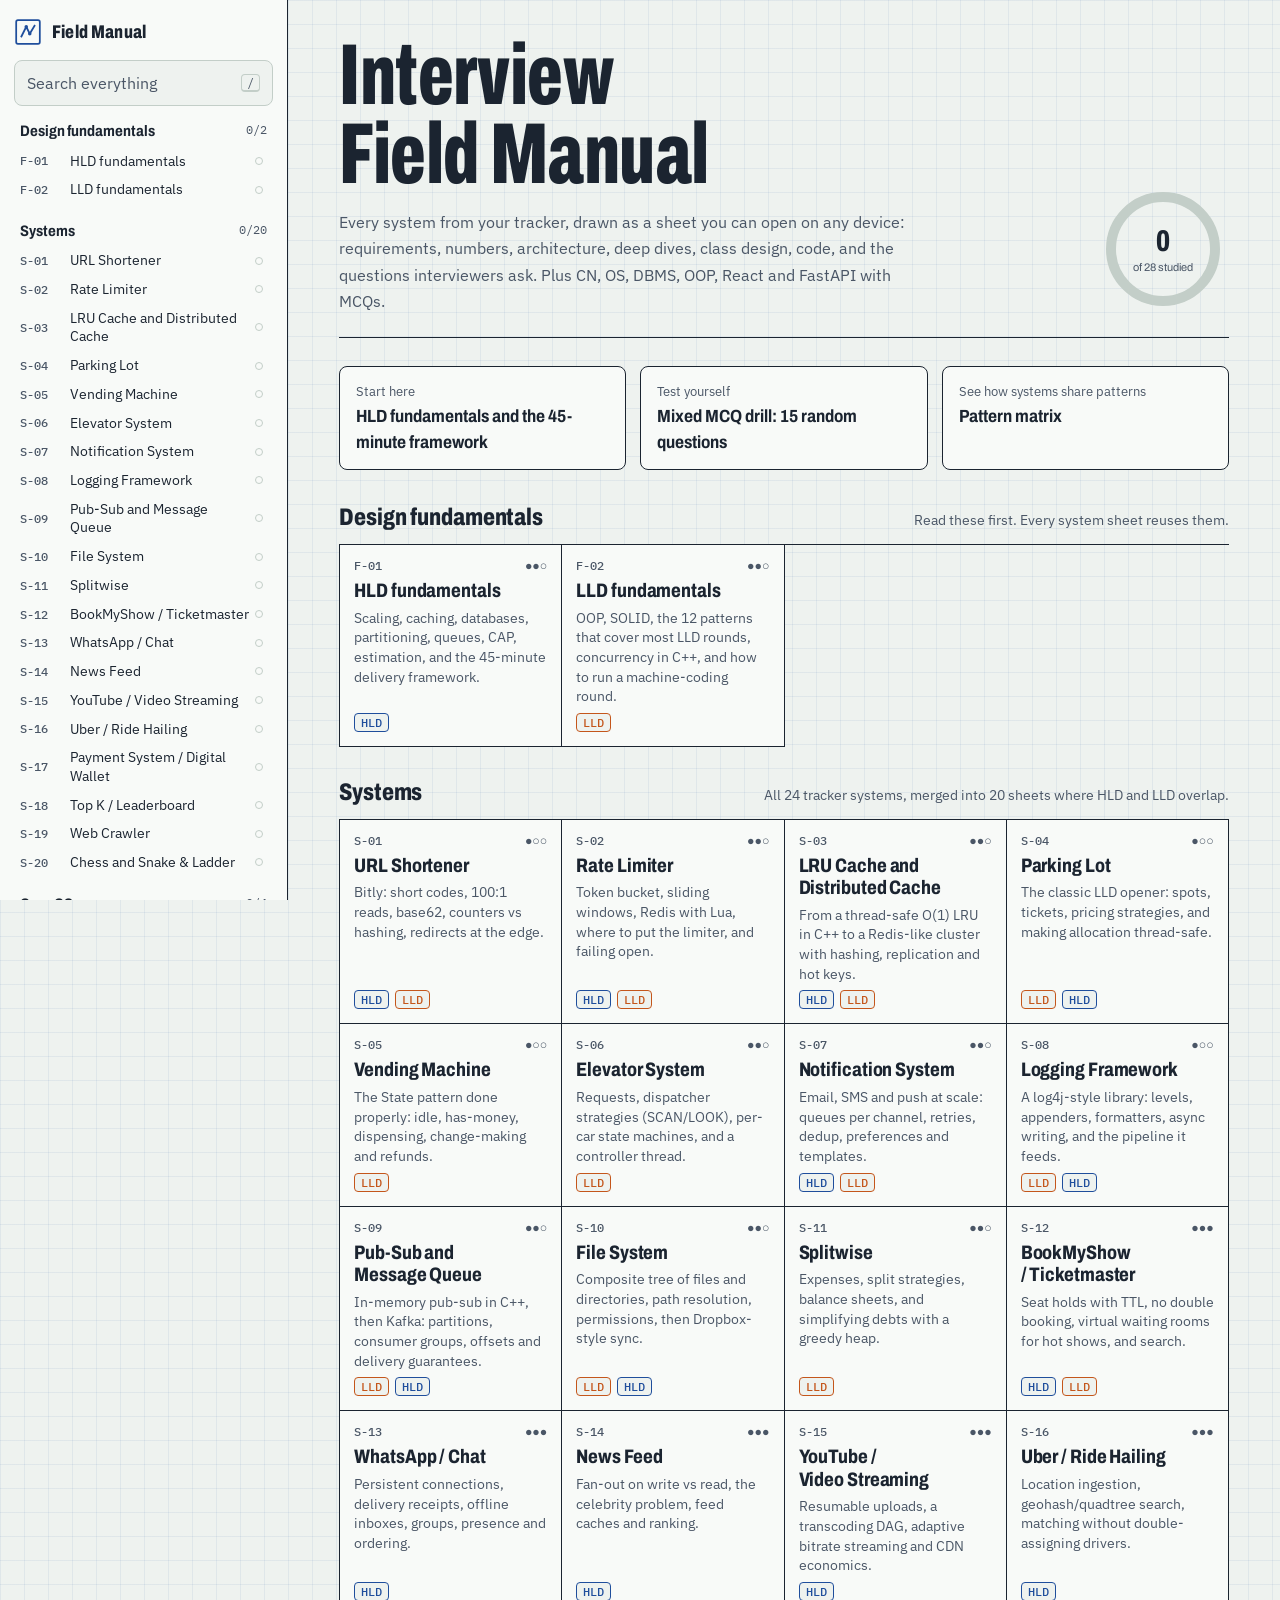
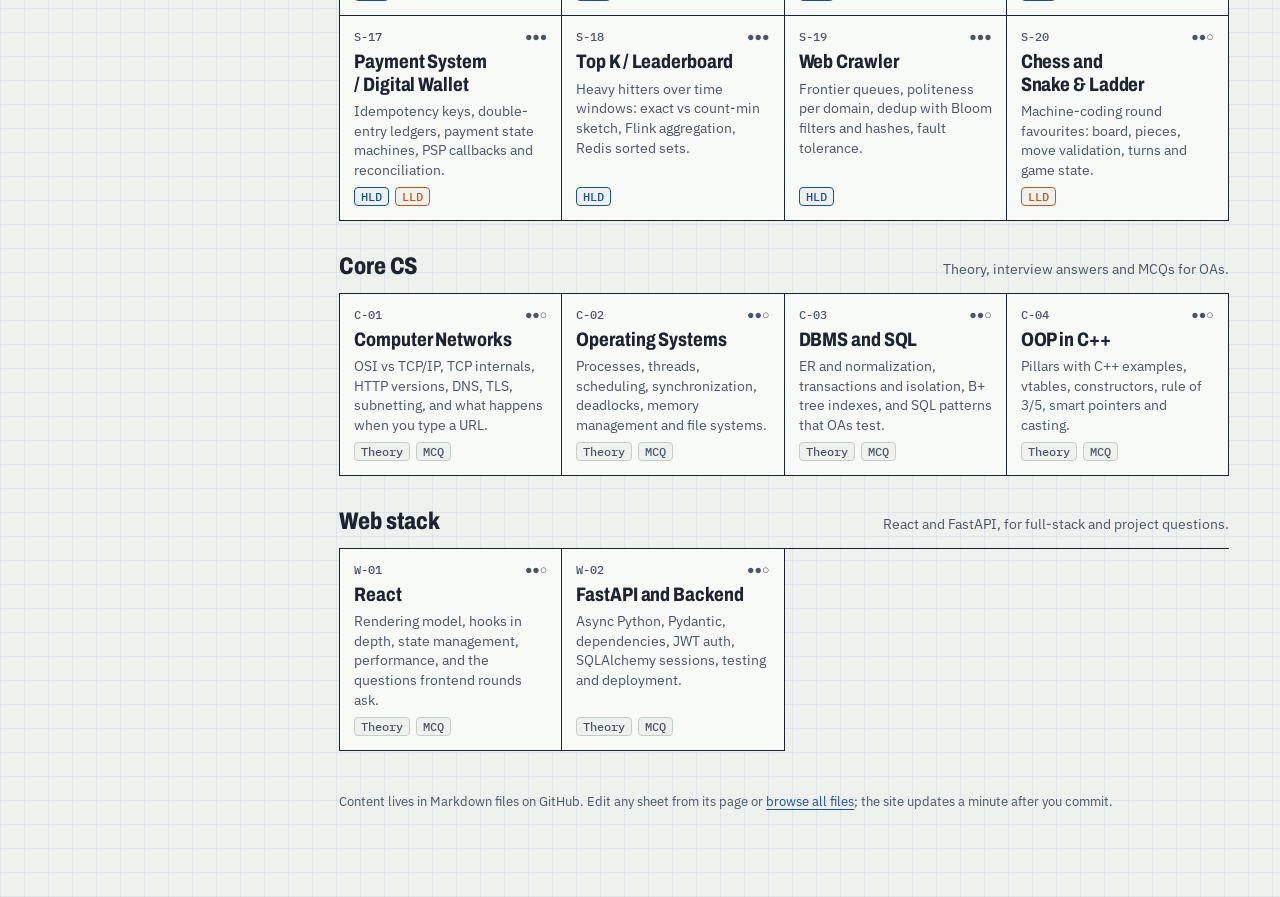
<file: prep/index.html>
<!doctype html>
<html lang="en">
<head>
  <meta charset="utf-8" />
  <meta name="viewport" content="width=device-width, initial-scale=1, viewport-fit=cover" />
  <title>Interview Field Manual · System Design and Core CS</title>
  <meta name="description" content="A study guide for software engineering interviews: 20 systems with HLD and LLD, design fundamentals, computer networks, operating systems, DBMS, OOP, React and FastAPI, with diagrams, simulators and MCQs." />
  <meta name="theme-color" content="#EEF2EF" media="(prefers-color-scheme: light)" />
  <meta name="theme-color" content="#0E1F3A" media="(prefers-color-scheme: dark)" />
  <link rel="manifest" href="manifest.webmanifest" />
  <link rel="icon" href="assets/icon.svg" type="image/svg+xml" />
  <link rel="apple-touch-icon" href="assets/icon-192.png" />
  <link rel="preconnect" href="https://fonts.googleapis.com" />
  <link rel="preconnect" href="https://fonts.gstatic.com" crossorigin />
  <link href="https://fonts.googleapis.com/css2?family=Archivo:wdth,wght@62..125,500..800&family=IBM+Plex+Sans:ital,wght@0,400;0,500;0,600;1,400&family=IBM+Plex+Mono:wght@400;500&display=swap" rel="stylesheet" />
  <link rel="stylesheet" href="vendor/hl-github.min.css" id="hl-light" />
  <link rel="stylesheet" href="vendor/hl-github-dark.min.css" id="hl-dark" disabled />
  <link rel="stylesheet" href="assets/app.css?v=1" />
  <script>
    (function () {
      try {
        var t = localStorage.getItem("prep:theme");
        if (!t) t = matchMedia("(prefers-color-scheme: dark)").matches ? "dark" : "light";
        document.documentElement.dataset.theme = t;
      } catch (e) { document.documentElement.dataset.theme = "light"; }
    })();
  </script>
</head>
<body>
  <a class="skip" href="#main">Skip to content</a>
  <div class="shell">
    <aside class="rail" id="rail" aria-label="Sheet index">
      <div class="rail-head">
        <a href="#/" class="brand" aria-label="Field manual home">
          <svg viewBox="0 0 32 32" aria-hidden="true"><rect x="2.5" y="2.5" width="27" height="27" rx="2" fill="none" stroke="currentColor" stroke-width="2"/><path d="M8 22 L14 10 L18 18 L24 8" fill="none" stroke="currentColor" stroke-width="2" stroke-linejoin="round"/><circle cx="14" cy="10" r="2" fill="currentColor"/><circle cx="18" cy="18" r="2" fill="currentColor"/></svg>
          <span>Field Manual</span>
        </a>
        <button class="icon-btn rail-close" id="railClose" aria-label="Close index">✕</button>
      </div>
      <button class="search-trigger" id="searchOpen"><span>Search everything</span><kbd>/</kbd></button>
      <nav id="nav"></nav>
      <div class="rail-foot">
        <button class="icon-btn" id="themeBtn" aria-label="Switch light or dark">◐ <span>Theme</span></button>
        <a class="icon-btn" href="https://github.com/Shiva-Preetham/shiva-preetham.github.io/tree/main/prep/content" target="_blank" rel="noopener">✎ <span>Edit on GitHub</span></a>
      </div>
    </aside>
    <div class="scrim" id="scrim"></div>
    <header class="topbar">
      <button class="icon-btn" id="railOpen" aria-label="Open index">☰</button>
      <a href="#/" class="brand small">Field Manual</a>
      <button class="icon-btn" id="searchOpen2" aria-label="Search">⌕</button>
    </header>
    <main id="main" tabindex="-1"></main>
  </div>

  <div class="search" id="search" hidden role="dialog" aria-modal="true" aria-label="Search">
    <div class="search-box">
      <input id="q" type="search" placeholder="Search systems, topics, questions…" autocomplete="off" />
      <div id="results" class="results"></div>
      <p class="search-hint">Enter opens the first result · Esc closes</p>
    </div>
  </div>

  <script src="vendor/marked.min.js"></script>
  <script src="vendor/highlight.min.js"></script>
  <script src="assets/widgets.js?v=1"></script>
  <script src="assets/app.js?v=1"></script>
</body>
</html>
</file>
<file: styles.css>
/* ==========================================================
   Shiva Preetham Chelimila · Portfolio
   Precision of Formula 1, perspective of the Renaissance.
   ========================================================== */

:root {
  --bg: #0B0F1C;
  --bg-2: #0E1424;
  --surface: #121A2E;
  --surface-2: #172038;
  --line: rgba(236, 230, 217, 0.10);
  --line-2: rgba(236, 230, 217, 0.18);

  --ink: #ECE6D9;          /* parchment ivory */
  --ink-2: #C9C4B8;
  --muted: #9AA2B4;
  --faint: #6E768A;

  --red: #E8414F;          /* text-safe racing red */
  --red-deep: #C8102E;     /* fills, with ivory text */
  --gold: #E3B341;         /* gilt / pit-lane yellow, used sparingly */
  --purple: #B072FF;       /* fastest sector */

  --serif: "Cormorant Garamond", "Cormorant", Georgia, "Times New Roman", serif;
  --sans: "Inter", system-ui, -apple-system, "Segoe UI", Roboto, sans-serif;
  --mono: "JetBrains Mono", ui-monospace, "SFMono-Regular", Consolas, monospace;

  --gutter: clamp(16px, 4vw, 40px);
  --maxw: 1200px;
  --radius: 4px;
  --ease: cubic-bezier(.2, .7, .1, 1);
}

*, *::before, *::after { box-sizing: border-box; }
html { scroll-behavior: smooth; -webkit-text-size-adjust: 100%; }
body {
  margin: 0;
  background: var(--bg);
  color: var(--ink-2);
  font-family: var(--sans);
  font-size: 16.5px;
  line-height: 1.65;
  -webkit-font-smoothing: antialiased;
  text-rendering: optimizeLegibility;
  font-variant-numeric: lining-nums; /* Cormorant defaults to old-style figures */
  overflow-x: hidden;
}
img { max-width: 100%; display: block; }
a { color: inherit; text-decoration: none; }
p { margin: 0 0 1em; }
h1, h2, h3 { margin: 0; color: var(--ink); font-weight: 600; }
em { font-style: italic; }
::selection { background: var(--red-deep); color: #fff; }
:focus-visible { outline: 2px solid var(--gold); outline-offset: 3px; border-radius: 2px; }

.container { width: 100%; max-width: var(--maxw); margin-inline: auto; padding-inline: var(--gutter); }
.sr-only { position: absolute; width: 1px; height: 1px; overflow: hidden; clip: rect(0 0 0 0); white-space: nowrap; }
.skip {
  position: fixed; left: 16px; top: -60px; z-index: 100;
  background: var(--ink); color: var(--bg); padding: 10px 14px; font-weight: 600; border-radius: var(--radius);
}
.skip:focus { top: 12px; }

/* ---------- Lap progress (top hairline) ---------- */
.lap { position: fixed; inset: 0 0 auto 0; height: 2px; z-index: 60; background: rgba(236, 230, 217, .04); }
.lap__bar {
  display: block; height: 100%; width: 100%;
  transform-origin: 0 50%; transform: scaleX(var(--p, 0));
  background: linear-gradient(90deg, var(--red-deep), var(--red) 85%, var(--gold));
}

/* ---------- Nav ---------- */
.nav {
  position: sticky; top: 0; z-index: 50;
  background: rgba(11, 15, 28, .72);
  backdrop-filter: saturate(140%) blur(14px);
  -webkit-backdrop-filter: saturate(140%) blur(14px);
  border-bottom: 1px solid transparent;
  transition: border-color .3s;
}
.nav.is-stuck { border-bottom-color: var(--line); }
.nav__inner { display: flex; align-items: center; justify-content: space-between; height: 68px; }
.brand { display: inline-flex; align-items: center; gap: 12px; }
.brand__mark {
  display: grid; place-items: center; width: 34px; height: 34px;
  font-family: var(--serif); font-weight: 600; font-size: 17px; letter-spacing: .02em; color: var(--ink);
  border: 1px solid var(--line-2); border-radius: 50%;
  position: relative;
}
.brand__mark::after {
  content: ""; position: absolute; bottom: -1px; left: 50%; width: 10px; height: 2px;
  transform: translateX(-50%); background: var(--red);
}
.brand__name { font-family: var(--serif); font-size: 20px; font-weight: 600; color: var(--ink); letter-spacing: .01em; }

.nav__links { display: flex; align-items: center; gap: 4px; }
.nav__links a {
  position: relative; padding: 8px 12px; font-size: 14px; color: var(--muted);
  transition: color .2s;
}
.nav__links a span { font-family: var(--mono); font-size: 10.5px; color: var(--faint); margin-right: 6px; letter-spacing: .04em; }
.nav__links a:hover { color: var(--ink); }
.nav__links a::after { /* sector indicator */
  content: ""; position: absolute; left: 12px; right: 12px; bottom: 2px; height: 2px;
  background: var(--purple); transform: scaleX(0); transform-origin: left; transition: transform .4s var(--ease);
}
.nav__links a.is-active { color: var(--ink); }
.nav__links a.is-active::after { transform: scaleX(1); }
.nav__links a.nav__cta {
  margin-left: 10px; padding: 8px 16px; color: var(--ink);
  border: 1px solid var(--line-2); border-radius: 999px;
}
.nav__links a.nav__cta:hover { border-color: var(--ink-2); }
.nav__links a.nav__cta::after { display: none; }

.nav__toggle {
  display: none; width: 44px; height: 44px; margin-right: -10px; background: none; border: 0; cursor: pointer;
  position: relative;
}
.nav__toggle i {
  position: absolute; left: 12px; right: 12px; height: 1.5px; background: var(--ink); transition: transform .3s var(--ease);
}
.nav__toggle i:first-of-type { top: 18px; }
.nav__toggle i:last-of-type { top: 25px; }
.nav__toggle[aria-expanded="true"] i:first-of-type { transform: translateY(3.5px) rotate(45deg); }
.nav__toggle[aria-expanded="true"] i:last-of-type { transform: translateY(-3.5px) rotate(-45deg); }

/* ---------- Buttons ---------- */
.btn {
  display: inline-flex; align-items: center; gap: 10px;
  height: 48px; padding: 0 22px; border-radius: 999px;
  font-size: 15px; font-weight: 500; letter-spacing: .01em;
  transition: background .25s, border-color .25s, color .25s, transform .25s var(--ease);
}
.btn svg { width: 18px; height: 18px; fill: none; stroke: currentColor; stroke-width: 1.8; stroke-linecap: round; stroke-linejoin: round; transition: transform .3s var(--ease); }
.btn--primary { background: var(--red-deep); color: #fff; }
.btn--primary:hover { background: #D61534; }
.btn--primary:hover svg { transform: translateX(3px); }
.btn--ghost { border: 1px solid var(--line-2); color: var(--ink); }
.btn--ghost:hover { border-color: var(--ink-2); }

/* ---------- Hero ---------- */
.hero {
  position: relative; overflow: hidden;
  min-height: calc(100vh - 68px); min-height: calc(100svh - 68px);
  display: flex; align-items: center;
  padding-block: clamp(56px, 8vw, 96px);
  isolation: isolate;
}
.hero::before { /* soft vignette */
  content: ""; position: absolute; inset: 0; z-index: -1;
  background:
    radial-gradient(60% 50% at 78% 30%, rgba(200, 16, 46, .10), transparent 70%),
    radial-gradient(50% 40% at 15% 20%, rgba(227, 179, 65, .05), transparent 70%);
}
.hero__floor { position: absolute; inset: 0; width: 100%; height: 100%; z-index: -1; }
.floor__grid line { stroke: var(--ink); stroke-width: 1; vector-effect: non-scaling-stroke; opacity: .075; }
.hero__line {
  fill: none; stroke: var(--red); stroke-width: 1.6; vector-effect: non-scaling-stroke; opacity: .75;
  stroke-dasharray: 2200; stroke-dashoffset: 2200;
  animation: draw 2.6s var(--ease) .9s forwards;
}
.hero__line--gold { stroke: var(--gold); opacity: .35; stroke-width: 1; animation-delay: 1.15s; }
@keyframes draw { to { stroke-dashoffset: 0; } }

.hero__grid {
  display: grid; grid-template-columns: minmax(0, 1.5fr) minmax(0, 1fr);
  gap: clamp(40px, 5vw, 72px); align-items: center;
}

.start { display: flex; align-items: center; gap: 16px; margin-bottom: 28px; }
.start__text {
  font-family: var(--mono); font-size: 12px; letter-spacing: .16em; text-transform: uppercase; color: var(--muted);
  transition: color .3s;
}
.start.is-out .start__text { color: var(--ink); }

.hero__name {
  font-family: var(--serif); font-weight: 600;
  font-size: clamp(3rem, 6.2vw, 5.6rem); line-height: .96; letter-spacing: -.012em;
}
.hero__name em { display: block; font-weight: 500; color: var(--gold); opacity: .92; }
.hero__role {
  margin: 26px 0 0; font-family: var(--mono); font-size: 12.5px; letter-spacing: .14em; text-transform: uppercase; color: var(--muted);
}
.hero__role span { white-space: nowrap; }
.hero__lede { max-width: 36em; margin: 22px 0 0; font-size: clamp(1.05rem, 1.4vw, 1.18rem); color: var(--ink-2); }
.hero__lede strong { color: var(--ink); font-weight: 500; }
.hero__actions { display: flex; flex-wrap: wrap; align-items: center; gap: 12px; margin-top: 36px; }
.hero__social { display: inline-flex; gap: 4px; margin-left: 8px; }
.hero__social a { display: grid; place-items: center; width: 44px; height: 44px; color: var(--muted); border-radius: 50%; transition: color .2s, background .2s; }
.hero__social a:hover { color: var(--ink); background: rgba(236,230,217,.06); }
.hero__social svg { width: 19px; height: 19px; }

/* Timing tower */
.tower {
  background: linear-gradient(180deg, rgba(23, 32, 56, .78), rgba(18, 26, 46, .78));
  border: 1px solid var(--line); border-radius: 6px;
  backdrop-filter: blur(6px); -webkit-backdrop-filter: blur(6px);
  box-shadow: 0 30px 80px -30px rgba(0, 0, 0, .6);
  overflow: hidden;
}
.tower__head {
  display: flex; justify-content: space-between; align-items: center;
  padding: 14px 18px; border-bottom: 1px solid var(--line);
  font-family: var(--mono); font-size: 11.5px; letter-spacing: .18em; text-transform: uppercase; color: var(--muted);
}
.tower__live { display: inline-flex; align-items: center; gap: 8px; color: var(--ink-2); }
.tower__live i { width: 6px; height: 6px; border-radius: 50%; background: var(--red); animation: pulse 2s infinite; }
@keyframes pulse { 0%, 100% { opacity: 1; } 50% { opacity: .25; } }
.tower__rows { list-style: none; margin: 0; padding: 0; }
.tower__rows li {
  display: grid; grid-template-columns: 34px 1fr auto; align-items: center; gap: 12px;
  padding: 13px 18px; border-bottom: 1px solid var(--line);
  position: relative; transition: background .2s;
}
.tower__rows li::before { /* team-colour stripe */
  content: ""; position: absolute; left: 0; top: 10px; bottom: 10px; width: 2px; background: var(--line-2);
}
.tower__rows li:first-child::before { background: var(--purple); }
.tower__rows li:hover { background: rgba(236,230,217,.03); }
.tower__pos { font-family: var(--mono); font-size: 12px; color: var(--faint); }
.tower__lbl { font-size: 14px; color: var(--ink); line-height: 1.35; }
.tower__lbl small { display: block; font-size: 12px; color: var(--muted); margin-top: 2px; }
.tower__val { font-family: var(--mono); font-size: 15px; font-weight: 500; color: var(--ink); white-space: nowrap; font-variant-numeric: tabular-nums; }
.tower__rows li:first-child .tower__val { color: var(--purple); }
.tower__foot {
  margin: 0; padding: 12px 18px; display: flex; align-items: center; gap: 8px;
  font-family: var(--mono); font-size: 11px; letter-spacing: .12em; text-transform: uppercase; color: var(--muted);
}
.purple-dot { width: 8px; height: 8px; background: var(--purple); border-radius: 1px; }

/* ---------- Sections ---------- */
.section { padding-block: clamp(84px, 11vw, 140px); position: relative; }
.section--alt { background: var(--bg-2); border-block: 1px solid var(--line); }
.sec-head { max-width: 760px; margin-bottom: clamp(40px, 6vw, 64px); }
.sec-label {
  display: flex; align-items: center; gap: 12px; margin: 0 0 18px;
  font-family: var(--mono); font-size: 12px; letter-spacing: .18em; text-transform: uppercase; color: var(--muted);
}
.sec-label span { color: var(--red); }
.sec-label::after { content: ""; width: 48px; height: 1px; background: var(--line-2); }
.sec-head h2 {
  font-family: var(--serif); font-size: clamp(2.3rem, 4.6vw, 3.7rem); line-height: 1.04; letter-spacing: -.005em;
}
.sec-head h2 em { font-weight: 500; color: var(--ink-2); }
.sec-sub { margin: 18px 0 0; color: var(--muted); font-size: 1.05rem; max-width: 38em; }

/* About */
.about { display: grid; grid-template-columns: minmax(0, 1.25fr) minmax(0, 1fr); gap: clamp(40px, 6vw, 88px); align-items: start; }
.about__text p { max-width: 36em; }
.about__lead { font-family: var(--serif); font-size: clamp(1.45rem, 2.2vw, 1.75rem); line-height: 1.35; color: var(--ink); font-weight: 500; }
.facts { margin: 0; border-top: 1px solid var(--line); }
.facts div { display: grid; grid-template-columns: 110px 1fr; gap: 16px; padding: 16px 0; border-bottom: 1px solid var(--line); }
.facts dt { font-family: var(--mono); font-size: 11.5px; letter-spacing: .14em; text-transform: uppercase; color: var(--faint); padding-top: 3px; }
.facts dd { margin: 0; color: var(--ink); font-size: 15.5px; }
.facts dd em { font-family: var(--serif); font-size: 1.15rem; color: var(--gold); }

/* ---------- Work: project cards ---------- */
.grid-cards { display: grid; grid-template-columns: repeat(2, minmax(0, 1fr)); gap: 20px; }
.card {
  display: flex; flex-direction: column;
  padding: clamp(24px, 3vw, 34px);
  background: var(--surface); border: 1px solid var(--line); border-radius: 6px;
  position: relative; overflow: hidden;
  transition: border-color .3s, transform .4s var(--ease), background .3s;
}
.card::before { /* livery stripe */
  content: ""; position: absolute; inset: 0 auto 0 0; width: 2px;
  background: linear-gradient(180deg, var(--red), transparent 70%); opacity: 0; transition: opacity .3s;
}
.card:hover { border-color: var(--line-2); background: var(--surface-2); transform: translateY(-2px); }
.card:hover::before { opacity: 1; }
.card__top { display: flex; align-items: baseline; justify-content: space-between; gap: 16px; margin-bottom: 18px; }
.card__pos { font-family: var(--mono); font-weight: 500; font-size: 13px; color: var(--red); letter-spacing: .06em; }
.card__event { font-family: var(--mono); font-size: 11px; letter-spacing: .08em; text-transform: uppercase; color: var(--faint); text-align: right; }
.card__title { font-family: var(--serif); font-size: clamp(1.7rem, 2.4vw, 2.05rem); line-height: 1.1; }
.card__kicker { margin: 6px 0 16px; color: var(--gold); font-size: 14.5px; }
.card__desc { font-size: 15.5px; color: var(--ink-2); }
.card__tele {
  display: grid; grid-template-columns: repeat(3, minmax(0, 1fr)); gap: 0; margin: 8px 0 20px;
  border-block: 1px solid var(--line);
}
.card__tele div { padding: 14px 12px 14px 0; }
.card__tele div + div { padding-left: 14px; border-left: 1px solid var(--line); }
.card__tele dt { font-family: var(--mono); font-size: 17px; font-weight: 500; color: var(--ink); font-variant-numeric: tabular-nums; white-space: nowrap; }
.card__tele dd { margin: 4px 0 0; font-size: 12.5px; line-height: 1.4; color: var(--muted); }
.card__stack { font-family: var(--mono); font-size: 12px; color: var(--muted); letter-spacing: .02em; margin-bottom: 18px; }
.card__links { display: flex; flex-wrap: wrap; gap: 8px 22px; margin: auto 0 0; }
.card__links a, .garage__list a, .log a {
  color: var(--ink); font-weight: 500; font-size: 14.5px;
  background-image: linear-gradient(var(--red), var(--red)); background-size: 0 1px; background-repeat: no-repeat; background-position: 0 100%;
  transition: background-size .35s var(--ease), color .2s;
  padding-bottom: 2px;
}
.card__links a:hover, .garage__list a:hover, .log a:hover { background-size: 100% 1px; }
.card__links i, .garage__list i, .log i, .contact__links i { font-style: normal; margin-left: 5px; color: var(--red); display: inline-block; transition: transform .3s var(--ease); }
.card__links a:hover i, .garage__list a:hover i, .log a:hover i { transform: translate(2px, -2px); }

/* More from the garage */
.garage { margin-top: clamp(56px, 7vw, 88px); }
.garage__title {
  font-family: var(--mono); font-size: 12px; font-weight: 500; letter-spacing: .18em; text-transform: uppercase; color: var(--muted);
  padding-bottom: 16px; border-bottom: 1px solid var(--line);
}
.garage__list { list-style: none; margin: 0; padding: 0; }
.garage__list li {
  display: grid; grid-template-columns: minmax(0, 1fr) minmax(0, 1.6fr) minmax(0, 1fr); gap: 24px; align-items: baseline;
  padding: 20px 0; border-bottom: 1px solid var(--line);
}
.garage__list a { font-family: var(--serif); font-size: 1.3rem; font-weight: 600; justify-self: start; }
.garage__list p { margin: 0; font-size: 15px; }
.garage__list span { font-family: var(--mono); font-size: 11.5px; color: var(--faint); letter-spacing: .02em; }

/* ---------- Method ---------- */
.strategy {
  list-style: none; margin: 0; padding: 0;
  display: grid; grid-template-columns: repeat(4, minmax(0, 1fr)); gap: 0;
  position: relative;
}
.strategy::before { /* the racing line connecting sectors */
  content: ""; position: absolute; top: 19px; left: 0; right: 0; height: 1px;
  background: linear-gradient(90deg, var(--purple), var(--line-2) 30%, var(--line-2) 70%, var(--ink-2));
}
.strategy li { padding-right: clamp(16px, 2.5vw, 36px); position: relative; }
.strategy__mark {
  display: grid; place-items: center; width: 40px; height: 40px; border-radius: 50%;
  background: var(--bg); border: 1px solid var(--line-2);
  font-family: var(--mono); font-size: 12px; font-weight: 500; color: var(--ink);
  position: relative; margin-bottom: 26px;
}
.strategy li:first-child .strategy__mark { border-color: var(--purple); color: var(--purple); }
.strategy__mark--flag {
  background-color: var(--bg);
  background-image:
    conic-gradient(var(--ink) 25%, transparent 0 50%, var(--ink) 0 75%, transparent 0);
  background-size: 10px 10px; background-position: center;
  border-color: var(--ink-2);
  opacity: .9;
}
.strategy h3 { font-family: var(--serif); font-size: 1.55rem; line-height: 1.15; margin-bottom: 10px; }
.strategy p { font-size: 15px; color: var(--ink-2); margin: 0; }
.strategy__seen {
  margin: clamp(40px, 5vw, 56px) 0 0; padding-top: 20px; border-top: 1px solid var(--line);
  font-size: 14.5px; color: var(--muted);
}

/* ---------- Toolkit ---------- */
.toolkit { margin: 0; border-top: 1px solid var(--line); }
.toolkit div { display: grid; grid-template-columns: 220px 1fr; gap: 24px; padding: 22px 0; border-bottom: 1px solid var(--line); align-items: baseline; }
.toolkit dt { font-family: var(--mono); font-size: 12px; letter-spacing: .16em; text-transform: uppercase; color: var(--muted); }
.toolkit dd { margin: 0; color: var(--ink); font-size: 17px; line-height: 1.9; }
.toolkit dd i { display: inline-block; width: 4px; height: 4px; margin: 0 12px 3px; border-radius: 50%; background: var(--red); opacity: .8; vertical-align: middle; }

/* ---------- Record ---------- */
.podium {
  list-style: none; margin: 0 0 clamp(56px, 7vw, 80px); padding: 0;
  display: grid; grid-template-columns: repeat(4, minmax(0, 1fr));
  border-block: 1px solid var(--line);
}
.podium li { padding: 26px 22px 26px 0; }
.podium li + li { padding-left: 22px; border-left: 1px solid var(--line); }
.podium strong { display: block; font-family: var(--serif); font-size: clamp(2.2rem, 3.6vw, 3rem); font-weight: 600; color: var(--ink); line-height: 1; margin-bottom: 12px; }
.podium li:first-child strong { color: var(--gold); }
.podium span { font-size: 14.5px; color: var(--muted); display: block; line-height: 1.5; }

.record { display: grid; grid-template-columns: repeat(3, minmax(0, 1fr)); gap: clamp(32px, 4vw, 56px); }
.record h3 {
  font-family: var(--mono); font-size: 12px; font-weight: 500; letter-spacing: .18em; text-transform: uppercase; color: var(--muted);
  padding-bottom: 14px; border-bottom: 1px solid var(--line); margin-bottom: 4px;
}
.record__sub { margin-top: 36px; }
.log { list-style: none; margin: 0; padding: 0; }
.log li { display: grid; grid-template-columns: 74px 1fr; gap: 14px; padding: 14px 0; border-bottom: 1px solid var(--line); }
.log li > span { font-family: var(--mono); font-size: 11.5px; color: var(--faint); padding-top: 3px; letter-spacing: .02em; }
.log p { margin: 0; color: var(--ink); font-size: 15px; line-height: 1.55; }
.log p em { color: var(--muted); font-style: normal; font-size: 14px; }
.log a { font-size: 15px; }

/* ---------- Contact ---------- */
.contact { padding-top: clamp(64px, 8vw, 100px); }
.contact__mail {
  display: inline-block; font-family: var(--serif); font-weight: 500;
  font-size: clamp(1.6rem, 4.6vw, 3.4rem); line-height: 1.1; color: var(--ink);
  word-break: break-word;
  background-image: linear-gradient(var(--red), var(--red)); background-size: 100% 1px; background-repeat: no-repeat; background-position: 0 100%;
  padding-bottom: 6px; transition: color .25s, background-size .35s;
}
.contact__mail:hover { color: #fff; background-image: linear-gradient(var(--gold), var(--gold)); }
.contact__links { list-style: none; margin: 48px 0 0; padding: 0; display: grid; grid-template-columns: repeat(3, minmax(0, 1fr)); border-top: 1px solid var(--line); }
.contact__links a { display: grid; grid-template-columns: 1fr auto; gap: 4px 12px; padding: 22px 20px 22px 0; border-bottom: 1px solid var(--line); transition: background .2s; }
.contact__links li + li a { padding-left: 20px; border-left: 1px solid var(--line); }
.contact__links span { color: var(--ink); font-weight: 500; }
.contact__links em { grid-column: 1; font-style: normal; font-family: var(--mono); font-size: 12px; color: var(--muted); }
.contact__links i { grid-column: 2; grid-row: 1 / span 2; align-self: center; font-size: 18px; }
.contact__links a:hover { background: rgba(236,230,217,.03); }
.contact__links a:hover i { transform: translate(2px, -2px); }

/* ---------- Footer ---------- */
.footer { border-top: 1px solid var(--line); padding-block: 28px; }
.footer__inner { display: flex; flex-wrap: wrap; justify-content: space-between; align-items: center; gap: 10px 24px; font-size: 13px; color: var(--faint); }
.footer__inner p { margin: 0; }
.footer__radio { font-family: var(--serif); font-style: italic; font-size: 16px; color: var(--muted); cursor: default; }
.footer__radio:hover { color: var(--gold); }

/* ---------- Reveal on scroll (only when JS runs) ---------- */
.js [data-reveal] { opacity: 0; transform: translateY(18px); transition: opacity .9s var(--ease), transform .9s var(--ease); }
.js [data-reveal].is-in { opacity: 1; transform: none; }

/* ---------- Responsive ---------- */
@media (max-width: 1080px) {
  .nav__links a span { display: none; }
}
@media (max-width: 960px) {
  .hero__grid, .about { grid-template-columns: 1fr; }
  .hero { min-height: 0; }
  .tower { max-width: 560px; }
  .grid-cards { grid-template-columns: 1fr; }
  .garage__list li { grid-template-columns: 1fr; gap: 6px; }
  .strategy { grid-template-columns: repeat(2, minmax(0, 1fr)); row-gap: 44px; }
  .strategy::before { display: none; }
  .podium { grid-template-columns: repeat(2, minmax(0, 1fr)); }
  .podium li:nth-child(3) { padding-left: 0; border-left: 0; }
  .podium li:nth-child(n+3) { border-top: 1px solid var(--line); }
  .record { grid-template-columns: 1fr; }
  .toolkit div { grid-template-columns: 1fr; gap: 6px; }
}
@media (max-width: 820px) {
  .nav__toggle { display: block; }
  .nav__links {
    position: fixed; inset: 68px 0 auto 0; flex-direction: column; align-items: stretch; gap: 0;
    padding: 8px var(--gutter) 20px; background: rgba(11, 15, 28, .97);
    border-bottom: 1px solid var(--line);
    transform: translateY(-8px); opacity: 0; visibility: hidden; transition: opacity .25s, transform .25s, visibility .25s;
  }
  .nav__links.is-open { transform: none; opacity: 1; visibility: visible; }
  .nav__links a { padding: 14px 0; font-size: 16px; border-bottom: 1px solid var(--line); }
  .nav__links a span { display: inline; }
  .nav__links a::after { left: 0; right: auto; width: 24px; bottom: -1px; }
  .nav__links a.nav__cta { margin: 16px 0 0; text-align: center; padding: 12px; }
}
@media (max-width: 640px) {
  body { font-size: 16px; }
  .brand__name { font-size: 18px; }
  .hero__social { margin-left: 0; }
  .card__top { flex-direction: column; gap: 6px; }
  .card__event { text-align: left; }
  .card__tele { grid-template-columns: 1fr; border-bottom: 0; }
  .card__tele div, .card__tele div + div { padding: 12px 0; border-left: 0; border-bottom: 1px solid var(--line); display: flex; align-items: baseline; gap: 14px; }
  .card__tele dt { min-width: 92px; }
  .card__tele dd { margin: 0; }
  .strategy { grid-template-columns: 1fr; }
  .podium { grid-template-columns: 1fr; }
  .podium li, .podium li + li, .podium li:nth-child(3) { padding: 22px 0; border-left: 0; }
  .podium li + li { border-top: 1px solid var(--line); }
  .contact__links { grid-template-columns: 1fr; }
  .contact__links li + li a { padding-left: 0; border-left: 0; }
  .tower__rows li { grid-template-columns: 26px 1fr auto; padding: 12px 14px; gap: 10px; }
  .facts div { grid-template-columns: 1fr; gap: 4px; }
  .footer__inner { flex-direction: column; align-items: flex-start; }
}

@media (prefers-reduced-motion: reduce) {
  html { scroll-behavior: auto; }
  *, *::before, *::after { animation-duration: .001ms !important; animation-delay: 0s !important; transition-duration: .001ms !important; }
  .hero__line { stroke-dashoffset: 0; }
  .js [data-reveal] { opacity: 1; transform: none; }
}
.toolkit dd span { white-space: nowrap; }

/* ==========================================================
   Formula 1 layer
   ========================================================== */
:root { --f1: "Titillium Web", var(--sans); }

/* Start gantry: five pods, two lamps each */
.start { gap: 20px; margin-bottom: 30px; }
.gantry {
  display: flex; gap: 6px; padding: 7px 8px;
  background: #05070D; border: 1px solid var(--line-2); border-radius: 6px;
  box-shadow: inset 0 1px 0 rgba(255,255,255,.04), 0 14px 30px -14px rgba(0,0,0,.9);
}
.pod { display: grid; gap: 5px; padding: 5px; background: #0E1322; border-radius: 4px; box-shadow: inset 0 0 0 1px rgba(255,255,255,.05); }
.pod i { width: 14px; height: 14px; border-radius: 50%; background: #2A1219; box-shadow: inset 0 0 0 1px rgba(255,255,255,.05); transition: background .06s, box-shadow .06s; }
.pod.on i { background: #FF2238; box-shadow: 0 0 12px 1px rgba(255, 34, 56, .75), inset 0 -2px 3px rgba(0,0,0,.25); }
.start__text {
  margin: 0; font-family: var(--f1); font-style: italic; font-weight: 700; font-size: 15px;
  letter-spacing: .06em; text-transform: uppercase; color: var(--muted); transition: color .3s;
}
.start.is-out .start__text { color: var(--ink); }

/* Lap counters on section labels */
.sec-label .sec-lap {
  position: relative; padding-left: 14px;
  font-family: var(--f1); font-style: italic; font-weight: 700; font-size: 14px; letter-spacing: .06em; color: var(--ink);
}
.sec-label .sec-lap::before {
  content: ""; position: absolute; left: 0; top: 2px; bottom: 2px; width: 5px; background: var(--red); transform: skewX(-18deg);
}
.sec-lap b { font-weight: 600; color: var(--muted); }

/* Timing tower, broadcast style */
.tower__head { font-family: var(--f1); font-style: italic; font-weight: 700; font-size: 13px; letter-spacing: .12em; color: var(--ink); }
.tower__rows li { grid-template-columns: 30px 1fr auto; }
.tower__pos {
  display: grid; place-items: center; width: 28px; height: 24px; border-radius: 2px;
  background: var(--ink); color: var(--bg);
  font-family: var(--f1); font-style: italic; font-weight: 700; font-size: 14px;
}
.tower__val { font-family: var(--f1); font-style: italic; font-weight: 700; font-size: 18px; letter-spacing: .01em; }
.tower__foot { font-family: var(--f1); font-style: italic; font-weight: 600; font-size: 12px; letter-spacing: .08em; }

/* Circuit map that tracks your lap down the page */
.circuit {
  position: fixed; right: 24px; bottom: 24px; z-index: 40; width: 172px;
  padding: 12px 14px 10px; border-radius: 8px;
  background: rgba(11, 15, 28, .84); border: 1px solid var(--line);
  backdrop-filter: blur(10px); -webkit-backdrop-filter: blur(10px);
  box-shadow: 0 18px 40px -20px rgba(0,0,0,.8);
  opacity: 0; transform: translateY(8px); transition: opacity .4s, transform .4s var(--ease);
  pointer-events: none;
}
.circuit.is-on { opacity: 1; transform: none; }
.circuit svg { display: block; width: 100%; height: auto; overflow: visible; }
.circuit__track { fill: none; stroke: rgba(236, 230, 217, .14); stroke-width: 7; stroke-linejoin: round; }
.circuit__done { fill: none; stroke: var(--red); stroke-width: 2.2; stroke-linejoin: round; stroke-linecap: round; }
.circuit__start { stroke: var(--ink); stroke-width: 2.5; }
.circuit__car { fill: var(--ink); stroke: var(--red-deep); stroke-width: 2; }
.circuit__meta {
  display: flex; justify-content: space-between; gap: 8px; margin: 8px 0 0;
  font-family: var(--f1); font-style: italic; font-weight: 700; font-size: 12px; letter-spacing: .06em; text-transform: uppercase; color: var(--muted);
}
.circuit__lap { color: var(--ink); }
@media (max-width: 1100px) { .circuit { display: none; } }

/* Starting grid: staggered slots, P-numbers in grid boxes */
.card__pos {
  display: inline-block; padding: 1px 12px 3px;
  border: 2px solid rgba(236, 230, 217, .55); border-bottom: 0;
  font-family: var(--f1); font-style: italic; font-weight: 700; font-size: 20px; line-height: 1.2; color: var(--ink); letter-spacing: .02em;
}
.card:nth-child(1) .card__pos { border-color: var(--purple); color: var(--purple); }
.card__top { align-items: flex-end; }
@media (min-width: 961px) {
  .grid-cards { row-gap: 84px; padding-bottom: 64px; }
  .grid-cards .card:nth-child(even) { top: 64px; }
}

.strategy__mark { font-family: var(--f1); font-style: italic; font-weight: 700; font-size: 14px; }

/* Pit wall: the F1 panel in About */
.pitwall {
  position: relative; overflow: hidden; margin-top: clamp(56px, 7vw, 88px);
  background: linear-gradient(180deg, var(--surface), var(--bg-2));
  border: 1px solid var(--line); border-radius: 8px;
}
.pitwall::before { content: ""; position: absolute; inset: 0 0 auto 0; height: 3px; background: linear-gradient(90deg, var(--red-deep) 0 72%, var(--gold) 72% 100%); }
.pitwall__head { display: flex; justify-content: space-between; align-items: center; padding: 16px clamp(20px, 3vw, 32px); border-bottom: 1px solid var(--line); }
.pitwall__tag { font-family: var(--f1); font-style: italic; font-weight: 700; font-size: 13px; letter-spacing: .12em; text-transform: uppercase; color: var(--ink); }
.pitwall__flag { width: 48px; height: 16px; opacity: .85; background: conic-gradient(var(--ink) 25%, transparent 0 50%, var(--ink) 0 75%, transparent 0) 0 0 / 8px 8px; }
.pitwall__body {
  display: grid; grid-template-columns: minmax(0, 1.4fr) minmax(0, 1fr); gap: clamp(28px, 5vw, 64px); align-items: center;
  padding: clamp(24px, 3.5vw, 40px) clamp(20px, 3vw, 32px);
}
.pitwall__title { font-family: var(--serif); font-size: clamp(1.8rem, 3vw, 2.5rem); line-height: 1.1; margin-bottom: 16px; }
.pitwall__title em { font-weight: 500; color: var(--gold); }
.pitwall__body p { max-width: 40em; }
.pitwall__body .pitwall__lesson { margin: 0; color: var(--ink); font-family: var(--serif); font-style: italic; font-size: 1.3rem; line-height: 1.4; }
.pitwall__tele { margin: 0; border-left: 1px solid var(--line); }
.pitwall__tele div { display: grid; grid-template-columns: 100px 1fr; align-items: baseline; gap: 14px; padding: 14px 0 14px 24px; border-bottom: 1px solid var(--line); }
.pitwall__tele div:last-child { border-bottom: 0; }
.pitwall__tele dt { font-family: var(--f1); font-style: italic; font-weight: 700; font-size: 36px; line-height: 1; color: var(--ink); }
.pitwall__tele div:first-child dt { color: var(--red); }
.pitwall__tele div:nth-child(2) dt { color: var(--purple); }
.pitwall__tele dd { margin: 0; font-size: 14px; color: var(--muted); }

/* Chequered flag strip above the footer */
.chequer { height: 16px; opacity: .16; background: conic-gradient(var(--ink) 25%, var(--bg) 0 50%, var(--ink) 0 75%, var(--bg) 0) 0 0 / 16px 16px; }

@media (max-width: 960px) {
  .pitwall__body { grid-template-columns: 1fr; }
  .pitwall__tele { border-left: 0; border-top: 1px solid var(--line); }
  .pitwall__tele div { padding-left: 0; }
}
@media (max-width: 640px) {
  .pod i { width: 11px; height: 11px; }
  .pod { gap: 4px; padding: 4px; }
  .start { gap: 14px; }
  .start__text { font-size: 13px; }
  .pitwall__tele dt { font-size: 30px; }
  .pitwall__tele div { grid-template-columns: 80px 1fr; }
  .tower__rows li { grid-template-columns: 28px 1fr auto; }
}

/* keep the footer clear of the circuit map */
@media (min-width: 1101px) { .footer__inner { padding-right: 190px; } }

/* Podium now holds five results */
.podium { grid-template-columns: repeat(5, minmax(0, 1fr)); }
@media (max-width: 960px) {
  .podium { grid-template-columns: repeat(2, minmax(0, 1fr)); }
  .podium li:nth-child(3) { padding-left: 22px; border-left: 1px solid var(--line); }
  .podium li:nth-child(2n+1) { padding-left: 0; border-left: 0; }
}
@media (max-width: 640px) {
  .podium { grid-template-columns: 1fr; }
  .podium li, .podium li:nth-child(2n+1), .podium li:nth-child(3) { padding: 22px 0; border-left: 0; }
}
.hero { padding-block: clamp(40px, 5vw, 64px); }
.start { margin-bottom: 24px; }

/* ==========================================================
   Pole: Max's number 3, revealed at lights out
   ========================================================== */
.hero { min-height: 0; }
.pole {
  position: relative; margin: 0; overflow: hidden; isolation: isolate;
  height: clamp(300px, 46vw, 620px); background: var(--bg);
}
.pole__img {
  width: 100%; height: 100%; object-fit: cover; object-position: 46% 55%;
  filter: brightness(.28) saturate(.6); transform: scale(1.06);
  transition: filter 1.6s var(--ease), transform 2.4s var(--ease);
}
.pole.is-lit .pole__img { filter: none; transform: none; }
.pole::before, .pole::after { content: ""; position: absolute; left: 0; right: 0; z-index: 1; pointer-events: none; }
.pole::before { top: 0; height: 32%; background: linear-gradient(var(--bg), transparent); }
.pole::after { bottom: 0; height: 40%; background: linear-gradient(transparent, var(--bg)); }
.pole__tag { /* broadcast lower third */
  position: absolute; z-index: 2; left: max(var(--gutter), calc((100vw - var(--maxw)) / 2 + var(--gutter)));
  bottom: clamp(28px, 6vw, 72px);
  display: flex; align-items: stretch;
  opacity: 0; transform: translateX(-16px); transition: opacity .6s ease .9s, transform .6s var(--ease) .9s;
}
.pole.is-lit .pole__tag { opacity: 1; transform: none; }
.pole__num {
  display: grid; place-items: center; min-width: 54px; padding: 0 12px;
  background: #FFC72C; color: #0B0F1C;
  font: italic 700 32px/1 var(--f1);
}
.pole__name {
  display: flex; flex-direction: column; justify-content: center; padding: 8px 18px 8px 14px;
  background: rgba(11, 15, 28, .86); border-left: 4px solid var(--red-deep);
  backdrop-filter: blur(6px); -webkit-backdrop-filter: blur(6px);
  font: italic 700 24px/1.05 var(--f1); letter-spacing: .06em; text-transform: uppercase; color: var(--ink);
}
.pole__name small { margin-top: 4px; font: 600 12px/1 var(--f1); letter-spacing: .12em; color: var(--muted); }
.pole__credit {
  position: absolute; z-index: 2; right: var(--gutter); bottom: 12px;
  font-size: 11px; color: var(--faint);
}
@media (max-width: 640px) {
  .pole { height: 260px; }
  .pole__num { min-width: 44px; font-size: 26px; }
  .pole__name { font-size: 19px; padding: 6px 14px 6px 12px; }
  .pole__credit { left: var(--gutter); right: auto; bottom: 6px; }
  .pole__tag { bottom: 30px; }
}
html:not(.js) .pole__img, html:not(.js) .pole__tag { filter: none; transform: none; opacity: 1; }

/* About has no heading now: keep the label close to the intro */
#about .sec-head { margin-bottom: 28px; }

/* ==========================================================
   Loading screen: start lights and a lap timer
   ========================================================== */
.loader { display: none; }
.loader[hidden] { display: none !important; }
.is-loading .loader, .loader.is-done {
  position: fixed; inset: 0; z-index: 200; display: grid; place-items: center;
  background:
    radial-gradient(60% 50% at 50% 40%, rgba(200, 16, 46, .10), transparent 70%),
    var(--bg);
}
.is-loading body { overflow: hidden; }
.loader.is-done { transform: translateY(-100%); transition: transform .9s cubic-bezier(.7, 0, .2, 1); }
.loader::after { /* red line on the leading edge as it lifts away */
  content: ""; position: absolute; left: 0; right: 0; bottom: 0; height: 3px;
  background: linear-gradient(90deg, var(--red-deep), var(--red) 80%, var(--gold));
}
.loader__inner { display: grid; justify-items: center; padding: 24px; text-align: center; }
.loader__gantry { gap: 10px; padding: 12px 14px; border-radius: 8px; }
.loader__gantry .pod { gap: 8px; padding: 8px; }
.loader__gantry .pod i { width: 26px; height: 26px; }
.loader__gantry .pod.on i { box-shadow: 0 0 22px 3px rgba(255, 34, 56, .7), inset 0 -3px 4px rgba(0, 0, 0, .25); }
.loader__time { margin: 34px 0 0; font: italic 700 clamp(44px, 8vw, 76px)/1 var(--f1); color: var(--ink); font-variant-numeric: tabular-nums; }
.loader__time b { font-weight: 700; transition: color .3s; }
.loader__label { display: block; margin-bottom: 10px; font: 600 12px/1 var(--f1); letter-spacing: .24em; text-transform: uppercase; color: var(--muted); }
/* F1 sector colours for the load time */
.loader[data-sector="purple"] .loader__time b { color: var(--purple); }
.loader[data-sector="green"] .loader__time b { color: #2BD46A; }
.loader[data-sector="yellow"] .loader__time b { color: #FFD12E; }
.loader__bar { width: min(280px, 70vw); height: 2px; margin-top: 24px; background: var(--line); overflow: hidden; }
.loader__bar i { display: block; height: 100%; background: var(--red); transform: scaleX(0); transform-origin: left; transition: transform .25s linear; }
.loader__name { margin: 18px 0 0; font: italic 700 13px/1 var(--f1); letter-spacing: .32em; text-transform: uppercase; color: var(--muted); }
@media (max-width: 640px) {
  .loader__gantry { gap: 6px; padding: 9px 10px; }
  .loader__gantry .pod { gap: 6px; padding: 6px; }
  .loader__gantry .pod i { width: 20px; height: 20px; }
}

/* live timing ends on its last row */
.tower__rows li:last-child { border-bottom: 0; }

/* Pit wall: the 2026 note */
.pitwall__body .pitwall__now { margin: 0 0 18px; padding-left: 14px; border-left: 2px solid var(--gold); color: var(--ink-2); }
.pitwall__now span { display: block; margin-bottom: 4px; font: italic 700 13px/1 var(--f1); letter-spacing: .12em; color: var(--gold); }
.pitwall__tele div:nth-child(4) dt { color: var(--gold); }

/* Résumé links */
.nav__links a.nav__resume { color: var(--ink-2); }
.nav__links a.nav__resume i { font-style: normal; margin-left: 4px; color: var(--red); }
.nav__links a.nav__resume::after { display: none; }
.contact__links { grid-template-columns: repeat(4, minmax(0, 1fr)); }
@media (max-width: 960px) {
  .contact__links { grid-template-columns: repeat(2, minmax(0, 1fr)); }
  .contact__links li:nth-child(odd) a { padding-left: 0; border-left: 0; }
}
@media (max-width: 640px) {
  .contact__links { grid-template-columns: 1fr; }
  .contact__links li a, .contact__links li + li a { padding-left: 0; border-left: 0; }
}

/* ==========================================================
   v2 · Onboard thumbnails on the starting grid
   ========================================================== */
.card { --pad: clamp(24px, 3vw, 34px); padding: var(--pad); }
.card__media {
  position: relative; display: block; overflow: hidden;
  margin: calc(var(--pad) * -1) calc(var(--pad) * -1) 22px;
  aspect-ratio: 16 / 9; background: #070A12; border-bottom: 1px solid var(--line);
}
.card__media img {
  width: 100%; height: 100%; object-fit: cover; object-position: top center;
  filter: saturate(.9) brightness(.88);
  transition: transform .9s var(--ease), filter .4s;
}
.card:hover .card__media img, .card__media:focus-visible img { transform: scale(1.035); filter: none; }
.card__media::after {
  content: ""; position: absolute; inset: 0; pointer-events: none;
  background: linear-gradient(180deg, rgba(11, 15, 28, 0) 55%, rgba(18, 26, 46, .8));
}
.card__onair {
  position: absolute; z-index: 1; left: 12px; top: 12px;
  display: inline-flex; align-items: center; gap: 7px; padding: 5px 9px; border-radius: 3px;
  background: rgba(5, 7, 13, .8); backdrop-filter: blur(4px); -webkit-backdrop-filter: blur(4px);
  font: italic 700 11px/1 var(--f1); letter-spacing: .1em; text-transform: uppercase; color: var(--ink);
}
.card__onair i { width: 6px; height: 6px; border-radius: 50%; background: var(--red); animation: pulse 2s infinite; }
.card__play {
  position: absolute; z-index: 1; left: 50%; top: 50%; width: 58px; height: 58px; margin: -29px 0 0 -29px;
  border-radius: 50%; background: rgba(5, 7, 13, .62); border: 1px solid rgba(236, 230, 217, .35);
  backdrop-filter: blur(4px); -webkit-backdrop-filter: blur(4px);
  transition: transform .3s var(--ease), background .3s, border-color .3s;
}
.card__play::after {
  content: ""; position: absolute; left: 22px; top: 17px;
  border-style: solid; border-width: 11px 0 11px 17px; border-color: transparent transparent transparent var(--ink);
}
.card:hover .card__play { transform: scale(1.08); background: var(--red-deep); border-color: var(--red-deep); }

/* ==========================================================
   v2 · Team radio: latest pushes, live from GitHub
   ========================================================== */
.radio {
  margin-top: clamp(40px, 5vw, 56px); overflow: hidden; border-radius: 8px;
  border: 1px solid var(--line); background: linear-gradient(180deg, var(--surface), var(--bg-2));
}
.radio[hidden] { display: none; }
.radio__head { display: flex; flex-wrap: wrap; align-items: center; gap: 8px 14px; padding: 14px 20px; border-bottom: 1px solid var(--line); }
.radio__wave { display: inline-flex; align-items: center; gap: 3px; height: 16px; }
.radio__wave i { width: 3px; height: 100%; border-radius: 2px; background: var(--red); transform-origin: center; animation: radio-wave 1.1s ease-in-out infinite; }
.radio__wave i:nth-child(2) { animation-delay: -.9s; }
.radio__wave i:nth-child(3) { animation-delay: -.5s; }
.radio__wave i:nth-child(4) { animation-delay: -.75s; }
.radio__wave i:nth-child(5) { animation-delay: -.25s; }
@keyframes radio-wave { 0%, 100% { transform: scaleY(.3); } 50% { transform: scaleY(1); } }
.radio__tag { font: italic 700 13px/1 var(--f1); letter-spacing: .12em; text-transform: uppercase; color: var(--ink); }
.radio__sub { font-size: 13px; color: var(--muted); }
.radio__live { margin-left: auto; display: inline-flex; align-items: center; gap: 8px; font: italic 700 12px/1 var(--f1); letter-spacing: .14em; text-transform: uppercase; color: var(--ink-2); }
.radio__live i { width: 6px; height: 6px; border-radius: 50%; background: var(--red); animation: pulse 2s infinite; }
.radio__rows { list-style: none; margin: 0; padding: 0; }
.radio__rows li {
  display: grid; grid-template-columns: 116px minmax(0, 230px) minmax(0, 1fr) 88px; gap: 18px; align-items: baseline;
  padding: 14px 20px; border-bottom: 1px solid var(--line);
}
.radio__when { font: 600 12px/1.3 var(--f1); letter-spacing: .06em; text-transform: uppercase; color: var(--muted); }
.radio__rows li:first-child .radio__when { color: var(--purple); }
.radio__repo {
  justify-self: start; font-family: var(--mono); font-size: 13px; color: var(--ink);
  background-image: linear-gradient(var(--red), var(--red)); background-size: 0 1px; background-repeat: no-repeat; background-position: 0 100%;
  transition: background-size .35s var(--ease); padding-bottom: 2px; overflow-wrap: anywhere;
}
.radio__repo:hover { background-size: 100% 1px; }
.radio__desc { font-size: 14.5px; color: var(--ink-2); white-space: nowrap; overflow: hidden; text-overflow: ellipsis; }
.radio__lang { justify-self: end; font-family: var(--mono); font-size: 11.5px; color: var(--faint); }
.radio__foot { display: flex; flex-wrap: wrap; justify-content: space-between; gap: 8px 16px; margin: 0; padding: 12px 20px; font-size: 13px; color: var(--muted); }
.radio__foot a { color: var(--ink); font-weight: 500; }
.radio__foot i { font-style: normal; margin-left: 5px; color: var(--red); }

/* ==========================================================
   v2 · 2026 season calendar (hackathons)
   ========================================================== */
.season { margin: 0 0 clamp(48px, 6vw, 72px); }
.season__head { display: flex; flex-wrap: wrap; justify-content: space-between; align-items: baseline; gap: 8px; padding-bottom: 14px; margin-bottom: 26px; border-bottom: 1px solid var(--line); }
.season__head h3 { font: 500 12px/1 var(--mono); letter-spacing: .18em; text-transform: uppercase; color: var(--muted); }
.season__head span { font: italic 700 12px/1 var(--f1); letter-spacing: .1em; text-transform: uppercase; color: var(--faint); }
.season__rounds { position: relative; list-style: none; margin: 0; padding: 0; display: grid; grid-template-columns: repeat(5, minmax(0, 1fr)); }
.season__rounds::before {
  content: ""; position: absolute; top: 16px; left: 0; right: 0; height: 1px;
  background: linear-gradient(90deg, var(--gold), var(--line-2) 22%, var(--line-2) 88%, var(--ink-2));
}
.season__rounds li { position: relative; padding-right: 20px; }
.season__rd {
  position: relative; display: grid; place-items: center; width: 33px; height: 33px; margin-bottom: 16px;
  border-radius: 50%; background: var(--bg-2); border: 1px solid var(--line-2);
  font: italic 700 12px/1 var(--f1); color: var(--ink);
}
.season .is-best .season__rd { border-color: var(--gold); color: var(--gold); }
.season__date { display: block; margin-bottom: 6px; font: 600 11px/1 var(--f1); letter-spacing: .16em; text-transform: uppercase; color: var(--faint); }
.season__event { margin: 0; color: var(--ink); font-weight: 500; font-size: 15px; line-height: 1.35; }
.season__entry { margin: 5px 0 12px; color: var(--muted); font-size: 14px; line-height: 1.4; }
.season__result {
  display: inline-block; padding: 4px 8px; border-radius: 3px; border: 1px solid var(--line-2);
  font: italic 700 11.5px/1.2 var(--f1); letter-spacing: .06em; text-transform: uppercase; color: var(--ink-2);
}
.season .is-best .season__result { color: #0B0F1C; background: var(--gold); border-color: var(--gold); }
.record--two { grid-template-columns: repeat(2, minmax(0, 1fr)); }

/* ==========================================================
   v2 · Copy email, steering-wheel HUD, motion
   ========================================================== */
.contact__mailrow { display: flex; flex-wrap: wrap; align-items: center; gap: 14px 22px; }
.copy {
  padding: 11px 16px; border-radius: 999px; border: 1px solid var(--line-2); background: transparent; cursor: pointer;
  font: 600 12px/1 var(--f1); letter-spacing: .14em; text-transform: uppercase; color: var(--ink);
  transition: border-color .2s, color .2s, background .2s;
}
.copy:hover { border-color: var(--ink-2); }
.copy.is-done { color: #0B0F1C; background: #2BD46A; border-color: #2BD46A; }

.hud {
  display: flex; align-items: center; justify-content: space-between; gap: 8px; margin-top: 8px; padding: 6px 8px;
  border-radius: 6px; background: #05070D; border: 1px solid var(--line);
}
.hud__speed { display: inline-flex; align-items: baseline; gap: 4px; }
.hud__speed b { min-width: 3ch; text-align: right; font: italic 700 18px/1 var(--f1); color: var(--ink); font-variant-numeric: tabular-nums; }
.hud__speed small { font: 600 9px/1 var(--f1); letter-spacing: .12em; text-transform: uppercase; color: var(--muted); }
.hud__gear { font: italic 700 18px/1 var(--f1); color: var(--gold); min-width: 1ch; text-align: center; }
.hud__drs {
  padding: 3px 6px; border-radius: 3px; border: 1px solid var(--line-2);
  font: 700 10px/1 var(--f1); letter-spacing: .14em; color: var(--faint); transition: all .2s;
}
.hud.is-drs .hud__drs { color: #0B0F1C; background: #2BD46A; border-color: #2BD46A; box-shadow: 0 0 10px rgba(43, 212, 106, .6); }

/* Live timing rows arrive like a TV graphic */
.js .tower__rows li { opacity: 0; transform: translateX(14px); transition: opacity .5s var(--ease), transform .5s var(--ease), background .2s; }
.js .tower.is-live .tower__rows li { opacity: 1; transform: none; }
.js .tower.is-live .tower__rows li:nth-child(2) { transition-delay: .08s, .08s, 0s; }
.js .tower.is-live .tower__rows li:nth-child(3) { transition-delay: .16s, .16s, 0s; }
.js .tower.is-live .tower__rows li:nth-child(4) { transition-delay: .24s, .24s, 0s; }
.js .tower.is-live .tower__rows li:nth-child(5) { transition-delay: .32s, .32s, 0s; }
.js .tower.is-live .tower__rows li:nth-child(6) { transition-delay: .40s, .40s, 0s; }
.js .tower.is-live .tower__rows li:first-child { animation: fastest 1.6s ease .5s; }
@keyframes fastest { 0%, 100% { background: transparent; } 30% { background: rgba(176, 114, 255, .16); } }
.js .tower:not(.is-live) .tower__rows li { animation: tower-failsafe 0s linear 7s forwards; } /* never stay hidden */
@keyframes tower-failsafe { to { opacity: 1; transform: none; } }

/* Strategy: a car runs the sectors once when the section comes into view */
.strategy__mark { z-index: 1; }
.strategy::after {
  content: ""; position: absolute; z-index: 0; top: 15px; left: 0; width: 9px; height: 9px; border-radius: 50%;
  background: var(--red); box-shadow: 0 0 12px rgba(232, 65, 79, .85); opacity: 0;
}
.strategy.is-in::after { animation: strategy-lap 2.8s cubic-bezier(.5, 0, .2, 1) .5s forwards; }
@keyframes strategy-lap {
  0% { left: 0; opacity: 0; }
  6% { opacity: 1; }
  90% { opacity: 1; }
  100% { left: calc(75% + 16px); opacity: 0; }
}

@media (max-width: 960px) {
  .radio__rows li { grid-template-columns: 1fr auto; gap: 4px 12px; }
  .radio__when { grid-column: 1 / -1; }
  .radio__desc { grid-column: 1 / -1; white-space: normal; }
  .radio__lang { grid-row: 2; grid-column: 2; }
  .season__rounds { grid-template-columns: 1fr; row-gap: 24px; }
  .season__rounds::before { top: 0; bottom: 0; left: 16px; right: auto; width: 1px; height: auto; background: var(--line-2); }
  .season__rounds li { padding: 0 0 0 52px; }
  .season__rd { position: absolute; left: 0; top: -2px; margin: 0; }
  .record--two { grid-template-columns: 1fr; }
  .strategy::after { display: none; }
}
@media (max-width: 640px) {
  .radio__head { padding: 12px 16px; }
  .radio__rows li, .radio__foot { padding-left: 16px; padding-right: 16px; }
  .radio__sub { flex-basis: 100%; order: 3; }
  .card__play { width: 50px; height: 50px; margin: -25px 0 0 -25px; }
  .card__play::after { left: 19px; top: 14px; border-width: 10px 0 10px 15px; }
}
@media (prefers-reduced-motion: reduce) {
  .js .tower__rows li { opacity: 1; transform: none; }
  .radio__wave i { animation: none; transform: scaleY(.6); }
}

/* onboard label sits low, over the fade, clear of each app's logo */
.card__onair { top: auto; bottom: 12px; }
</file>
<file: prep/assets/app.css>
/* Field Manual — a drafting-table study guide.
   Light = engineering vellum, dark = blueprint. One memorable element: the drawing title block on every sheet. */
:root {
  --paper: #EEF2EF;
  --sheet: #F8FAF8;
  --sunk: #E2E8E4;
  --ink: #1B2430;
  --ink-2: #4A5666;
  --line: #C3CEC8;
  --grid: rgba(31, 78, 156, .07);
  --blue: #1F4E9C;
  --blue-soft: #DCE6F5;
  --marker: #C4561B;
  --marker-soft: #F8E3D5;
  --ok: #1E7A4C;
  --ok-soft: #DDF1E5;
  --bad: #B3261E;
  --bad-soft: #F7DEDC;
  --display: "Archivo", "Arial Narrow", system-ui, sans-serif;
  --body: "IBM Plex Sans", system-ui, -apple-system, "Segoe UI", sans-serif;
  --mono: "IBM Plex Mono", ui-monospace, Menlo, Consolas, monospace;
  --rail: 288px;
  --measure: 74ch;
  color-scheme: light;
}
:root[data-theme="dark"] {
  --paper: #0E1F3A;
  --sheet: #12284A;
  --sunk: #0B1930;
  --ink: #DCE7F5;
  --ink-2: #9DB2CF;
  --line: #2A4672;
  --grid: rgba(127, 196, 255, .07);
  --blue: #7FC4FF;
  --blue-soft: #18365F;
  --marker: #FFB15C;
  --marker-soft: #3A2A16;
  --ok: #6FD3A0;
  --ok-soft: #123A2A;
  --bad: #FF8A80;
  --bad-soft: #3D1A1C;
  color-scheme: dark;
}
* { box-sizing: border-box; }
html { -webkit-text-size-adjust: 100%; }
body {
  margin: 0; background: var(--paper); color: var(--ink);
  font: 16px/1.65 var(--body);
  background-image: linear-gradient(var(--grid) 1px, transparent 1px), linear-gradient(90deg, var(--grid) 1px, transparent 1px);
  background-size: 24px 24px;
}
a { color: var(--blue); text-underline-offset: 3px; }
::selection { background: var(--blue-soft); }
:focus-visible { outline: 2px solid var(--marker); outline-offset: 2px; }
.skip { position: absolute; left: -999px; }
.skip:focus { left: 12px; top: 12px; z-index: 99; background: var(--sheet); padding: 8px 12px; }
button { font: inherit; color: inherit; }
kbd { font: 12px var(--mono); border: 1px solid var(--line); border-bottom-width: 2px; border-radius: 4px; padding: 0 5px; color: var(--ink-2); }

/* ---------- shell ---------- */
.shell { display: grid; grid-template-columns: var(--rail) minmax(0, 1fr); min-height: 100vh; }
.rail {
  position: sticky; top: 0; height: 100vh; overflow-y: auto; overscroll-behavior: contain;
  background: var(--sheet); border-right: 1.5px solid var(--ink);
  display: flex; flex-direction: column; padding: 18px 14px 14px;
}
.rail-head { display: flex; justify-content: space-between; align-items: center; margin-bottom: 14px; }
.brand { display: inline-flex; gap: 10px; align-items: center; color: var(--ink); text-decoration: none; font: 800 1.15rem/1 var(--display); font-stretch: 75%; letter-spacing: .01em; }
.brand svg { width: 28px; height: 28px; color: var(--blue); }
.icon-btn { background: none; border: 1px solid transparent; border-radius: 6px; padding: 6px 8px; cursor: pointer; color: var(--ink-2); text-decoration: none; display: inline-flex; gap: 6px; align-items: center; font-size: .88rem; }
.icon-btn:hover { border-color: var(--line); color: var(--ink); }
.rail-close { display: none; }
.search-trigger { display: flex; justify-content: space-between; align-items: center; width: 100%; padding: 9px 12px; border: 1.5px solid var(--line); border-radius: 8px; background: var(--paper); color: var(--ink-2); cursor: pointer; margin-bottom: 16px; }
.search-trigger:hover { border-color: var(--blue); }
#nav { flex: 1; }
.nav-group { margin-bottom: 18px; }
.nav-group h2 { font: 700 .95rem/1.2 var(--display); font-stretch: 85%; margin: 0 0 6px; padding: 0 6px; color: var(--ink); display: flex; justify-content: space-between; }
.nav-group h2 small { font: 400 .75rem var(--mono); color: var(--ink-2); }
.nav-item { display: grid; grid-template-columns: 44px minmax(0, 1fr) 12px; gap: 6px; align-items: center; padding: 5px 6px; border-radius: 6px; color: var(--ink); text-decoration: none; font-size: .9rem; line-height: 1.3; }
.nav-item:hover { background: var(--sunk); }
.nav-item[aria-current="page"] { background: var(--blue-soft); color: var(--blue); font-weight: 600; }
.nav-item .sh { font: 500 .72rem var(--mono); color: var(--ink-2); }
.nav-item .dot { width: 8px; height: 8px; border-radius: 50%; border: 1.5px solid var(--line); }
.nav-item .dot.on { background: var(--ok); border-color: var(--ok); }
.rail-foot { display: flex; flex-wrap: wrap; gap: 4px; padding-top: 10px; border-top: 1px solid var(--line); }
.topbar { display: none; }
.scrim { display: none; }
main { min-width: 0; padding: 36px clamp(16px, 4vw, 56px) 80px; outline: none; }

/* ---------- typography ---------- */
h1, h2, h3, h4 { font-family: var(--display); line-height: 1.15; letter-spacing: -.005em; text-wrap: balance; }
h1 { font-size: clamp(2rem, 5vw, 3.1rem); font-weight: 800; font-stretch: 72%; margin: 0 0 10px; }
.prose { max-width: var(--measure); }
.prose h2 { font-size: 1.55rem; font-weight: 750; font-stretch: 80%; margin: 2.2em 0 .5em; padding-top: .6em; border-top: 1.5px solid var(--ink); }
.prose h2:first-child { margin-top: .4em; }
.prose h3 { font-size: 1.18rem; font-weight: 700; font-stretch: 88%; margin: 1.7em 0 .4em; }
.prose h4 { font-size: 1rem; font-weight: 700; margin: 1.4em 0 .3em; }
.prose p, .prose li { max-width: var(--measure); }
.prose ul, .prose ol { padding-left: 1.3em; }
.prose li { margin: .25em 0; }
.prose li::marker { color: var(--blue); }
.prose strong { font-weight: 600; }
.prose code { font: .86em var(--mono); background: var(--sunk); padding: .1em .35em; border-radius: 4px; }
.prose pre { background: var(--sheet); border: 1px solid var(--line); border-left: 3px solid var(--blue); border-radius: 6px; padding: 14px 16px; overflow-x: auto; font-size: .86rem; line-height: 1.55; }
.prose pre code { background: none; padding: 0; font-size: inherit; }
.prose pre code.hljs { background: none; padding: 0; }
.prose hr { border: 0; border-top: 1px dashed var(--line); margin: 2em 0; }
.prose table { border-collapse: collapse; width: 100%; font-size: .9rem; margin: 1em 0; display: block; overflow-x: auto; }
.prose th, .prose td { border: 1px solid var(--line); padding: 7px 10px; text-align: left; vertical-align: top; }
.prose th { background: var(--sunk); font-weight: 600; font-family: var(--display); font-stretch: 90%; }
.prose blockquote { margin: 1.2em 0; padding: 10px 16px; border-left: 3px solid var(--line); color: var(--ink-2); }
.callout { margin: 1.3em 0; padding: 12px 16px 12px 16px; border-radius: 6px; border: 1.5px solid; position: relative; }
.callout > b:first-child { display: block; font: 700 .95rem var(--display); font-stretch: 90%; margin-bottom: 2px; }
.callout p { margin: .3em 0; }
.callout.tip { border-color: var(--blue); background: var(--blue-soft); }
.callout.trap { border-color: var(--marker); background: var(--marker-soft); }
.callout.note { border-color: var(--line); background: var(--sheet); }
.callout.say { border-color: var(--ok); background: var(--ok-soft); }

/* ---------- home ---------- */
.cover { display: grid; grid-template-columns: minmax(0, 1fr) auto; gap: 24px; align-items: end; border-bottom: 1.5px solid var(--ink); padding-bottom: 22px; margin-bottom: 28px; }
.cover h1 { font-size: clamp(2.6rem, 8vw, 5.4rem); line-height: .92; font-stretch: 62%; margin: 0; }
.cover p { max-width: 58ch; color: var(--ink-2); margin: 14px 0 0; }
.ring { width: 132px; height: 132px; }
.ring text { font-family: var(--display); }
.home-row { display: grid; grid-template-columns: repeat(auto-fit, minmax(260px, 1fr)); gap: 14px; margin-bottom: 34px; }
.resume { display: block; padding: 14px 16px; border: 1.5px solid var(--ink); border-radius: 8px; background: var(--sheet); text-decoration: none; color: var(--ink); }
.resume small { color: var(--ink-2); display: block; }
.resume b { font: 700 1.1rem var(--display); font-stretch: 85%; }
.section-h { display: flex; justify-content: space-between; align-items: baseline; gap: 12px; margin: 32px 0 12px; }
.section-h h2 { font-size: 1.5rem; font-stretch: 78%; font-weight: 800; margin: 0; }
.section-h p { margin: 0; color: var(--ink-2); font-size: .9rem; }
.sheets { display: grid; grid-template-columns: repeat(auto-fill, minmax(220px, 1fr)); gap: 0; border-top: 1.5px solid var(--ink); border-left: 1.5px solid var(--ink); }
.sheet-tile { position: relative; display: flex; flex-direction: column; gap: 6px; min-height: 148px; padding: 12px 14px 14px; border-right: 1.5px solid var(--ink); border-bottom: 1.5px solid var(--ink); background: var(--sheet); color: var(--ink); text-decoration: none; }
.sheet-tile:hover { background: var(--blue-soft); }
.sheet-tile .num { font: 500 .78rem var(--mono); color: var(--ink-2); display: flex; justify-content: space-between; }
.sheet-tile h3 { margin: 0; font-size: 1.22rem; font-weight: 750; font-stretch: 80%; }
.sheet-tile p { margin: 0; font-size: .85rem; color: var(--ink-2); line-height: 1.45; }
.sheet-tile .kinds { margin-top: auto; display: flex; gap: 6px; flex-wrap: wrap; }
.tag { font: 500 .72rem var(--mono); padding: 1px 6px; border: 1px solid var(--line); border-radius: 4px; color: var(--ink-2); background: var(--paper); }
.tag.hld { border-color: var(--blue); color: var(--blue); }
.tag.lld { border-color: var(--marker); color: var(--marker); }
.tag.done { border-color: var(--ok); color: var(--ok); }

/* ---------- sheet page ---------- */
.sheet-head { display: grid; grid-template-columns: minmax(0, 1fr) 300px; gap: 28px; align-items: start; margin-bottom: 8px; }
.crumb { font: 500 .8rem var(--mono); color: var(--ink-2); margin-bottom: 8px; }
.crumb a { color: inherit; }
.lede { color: var(--ink-2); max-width: 62ch; margin: 6px 0 0; font-size: 1.05rem; }
/* the title block: the page's signature element */
.titleblock { border: 2px solid var(--ink); background: var(--sheet); font-size: .8rem; display: grid; grid-template-columns: 1fr 1fr; }
.titleblock > div { border-right: 1px solid var(--ink); border-bottom: 1px solid var(--ink); padding: 5px 8px 6px; min-width: 0; }
.titleblock > div:nth-child(2n) { border-right: 0; }
.titleblock > div.wide { grid-column: 1 / -1; border-right: 0; }
.titleblock > div:last-child { border-bottom: 0; }
.titleblock span { display: block; font: 400 .68rem var(--mono); color: var(--ink-2); }
.titleblock b { font: 700 .95rem var(--display); font-stretch: 85%; }
.titleblock .big b { font-size: 1.6rem; font-stretch: 70%; }
.titleblock .tags { display: flex; flex-wrap: wrap; gap: 4px; margin-top: 3px; }
.mark-btn { width: 100%; border: 0; background: none; text-align: left; cursor: pointer; padding: 0; }
.mark-btn b { color: var(--blue); }
.mark-btn.on b { color: var(--ok); }
.tabs { position: sticky; top: 0; z-index: 5; display: flex; gap: 0; margin: 22px 0 6px; background: var(--paper); border-bottom: 1.5px solid var(--ink); overflow-x: auto; scrollbar-width: none; }
.tabs button { flex: 0 0 auto; border: 1.5px solid transparent; border-bottom: 0; background: none; padding: 10px 16px 9px; cursor: pointer; font: 650 .98rem var(--display); font-stretch: 85%; color: var(--ink-2); border-radius: 6px 6px 0 0; margin-bottom: -1.5px; }
.tabs button[aria-selected="true"] { color: var(--ink); background: var(--sheet); border-color: var(--ink); border-bottom: 1.5px solid var(--sheet); }
.tabpanel { padding-top: 6px; }
.toc { font-size: .85rem; margin: 6px 0 18px; display: flex; flex-wrap: wrap; gap: 6px 14px; }
.toc a { color: var(--ink-2); text-decoration: none; border-bottom: 1px dotted var(--line); }
.toc a:hover { color: var(--blue); }
.pager { display: flex; justify-content: space-between; gap: 12px; margin-top: 56px; padding-top: 16px; border-top: 1.5px solid var(--ink); max-width: var(--measure); }
.pager a { text-decoration: none; color: var(--ink); max-width: 48%; }
.pager small { display: block; color: var(--ink-2); font: .75rem var(--mono); }
.pager b { font: 700 1.05rem var(--display); font-stretch: 85%; }
.edit-link { font-size: .82rem; color: var(--ink-2); }

/* diagrams */
.diagram { margin: 1.4em 0; border: 1px solid var(--line); background: var(--sheet); border-radius: 8px; padding: 14px; overflow-x: auto; position: relative; }
.diagram .mermaid { display: flex; justify-content: center; min-width: min-content; }
.diagram .mermaid svg { max-width: 100%; height: auto; }
.diagram-cap { font: .76rem var(--mono); color: var(--ink-2); margin-top: 6px; text-align: center; }
.diagram .zoom { position: absolute; top: 6px; right: 6px; font-size: .75rem; }
.diagram.full { position: fixed; inset: 10px; z-index: 50; overflow: auto; margin: 0; }
.diagram.full .mermaid svg { max-width: none; }
.diagram .err { color: var(--bad); font: .8rem var(--mono); white-space: pre-wrap; }

/* Q&A */
details.qa { border: 1px solid var(--line); border-radius: 6px; background: var(--sheet); margin: 8px 0; max-width: var(--measure); }
details.qa summary { cursor: pointer; padding: 10px 14px; font-weight: 600; list-style: none; display: grid; grid-template-columns: 22px 1fr; gap: 6px; }
details.qa summary::-webkit-details-marker { display: none; }
details.qa summary::before { content: "+"; font: 700 1rem var(--mono); color: var(--blue); }
details.qa[open] summary::before { content: "−"; }
details.qa .ans { padding: 0 16px 6px 42px; border-top: 1px dashed var(--line); }
.qa-tools { display: flex; gap: 8px; margin: 8px 0 4px; }
.btn { border: 1.5px solid var(--ink); background: var(--sheet); color: var(--ink); padding: 7px 14px; border-radius: 6px; cursor: pointer; font-weight: 600; font-size: .88rem; }
.btn:hover { background: var(--blue-soft); }
.btn.primary { background: var(--blue); border-color: var(--blue); color: var(--sheet); }
.btn.small { padding: 4px 10px; font-size: .8rem; }
.btn:disabled { opacity: .45; cursor: not-allowed; }

/* quiz */
.quiz { border: 2px solid var(--ink); border-radius: 8px; background: var(--sheet); padding: 16px; margin: 1.2em 0; max-width: var(--measure); }
.quiz-top { display: flex; justify-content: space-between; align-items: center; gap: 8px; font: .8rem var(--mono); color: var(--ink-2); margin-bottom: 10px; }
.quiz-bar { height: 4px; background: var(--sunk); border-radius: 2px; overflow: hidden; margin-bottom: 14px; }
.quiz-bar span { display: block; height: 100%; background: var(--blue); transition: width .25s; }
.quiz-q { font-weight: 600; font-size: 1.05rem; margin: 0 0 12px; }
.quiz-opts { display: grid; gap: 8px; }
.quiz-opt { text-align: left; border: 1.5px solid var(--line); background: var(--paper); border-radius: 6px; padding: 10px 12px; cursor: pointer; display: grid; grid-template-columns: 26px 1fr; gap: 6px; }
.quiz-opt:hover:not(:disabled) { border-color: var(--blue); }
.quiz-opt .k { font: 600 .85rem var(--mono); color: var(--ink-2); }
.quiz-opt.right { border-color: var(--ok); background: var(--ok-soft); }
.quiz-opt.wrong { border-color: var(--bad); background: var(--bad-soft); }
.quiz-opt:disabled { cursor: default; }
.quiz-exp { margin-top: 12px; padding: 10px 12px; border-left: 3px solid var(--blue); background: var(--paper); font-size: .92rem; }
.quiz-nav { display: flex; justify-content: space-between; gap: 8px; margin-top: 14px; }
.quiz-end { text-align: center; padding: 10px 0; }
.quiz-end b { font: 800 3rem var(--display); font-stretch: 70%; display: block; }

/* widgets */
.widget { border: 2px solid var(--blue); border-radius: 8px; background: var(--sheet); padding: 14px 16px; margin: 1.4em 0; max-width: 100%; }
.widget h4 { margin: 0 0 4px; font-size: 1.05rem; font-stretch: 85%; color: var(--blue); }
.widget .wsub { margin: 0 0 12px; color: var(--ink-2); font-size: .86rem; }
.wrow { display: flex; flex-wrap: wrap; gap: 10px 14px; align-items: end; margin-bottom: 10px; }
.wrow label { display: grid; gap: 3px; font-size: .78rem; color: var(--ink-2); }
.wrow input, .wrow select { font: .9rem var(--mono); padding: 6px 8px; border: 1.5px solid var(--line); border-radius: 6px; background: var(--paper); color: var(--ink); min-width: 0; width: 120px; }
.wrow input.wide { width: 240px; max-width: 100%; }
.wout { display: grid; grid-template-columns: repeat(auto-fit, minmax(150px, 1fr)); gap: 8px; }
.wout div { border: 1px solid var(--line); border-radius: 6px; padding: 8px 10px; background: var(--paper); }
.wout span { display: block; font: .72rem var(--mono); color: var(--ink-2); }
.wout b { font: 750 1.25rem var(--display); font-stretch: 80%; }
.wlog { font: .8rem var(--mono); max-height: 160px; overflow: auto; background: var(--paper); border: 1px solid var(--line); border-radius: 6px; padding: 8px; margin-top: 8px; }
.wsvg { width: 100%; max-width: 520px; height: auto; display: block; margin: 0 auto; }
.chips { display: flex; flex-wrap: wrap; gap: 6px; align-items: center; min-height: 40px; padding: 8px; background: var(--paper); border: 1px solid var(--line); border-radius: 6px; }
.chip { font: 600 .85rem var(--mono); padding: 5px 10px; border: 1.5px solid var(--ink); border-radius: 5px; background: var(--sheet); }
.chip.hot { border-color: var(--ok); background: var(--ok-soft); }
.chip.out { border-color: var(--bad); background: var(--bad-soft); text-decoration: line-through; }
.gantt { display: flex; overflow-x: auto; border: 1.5px solid var(--ink); border-radius: 4px; margin-top: 8px; }
.gantt div { flex: 0 0 auto; text-align: center; font: 600 .8rem var(--mono); padding: 8px 0 18px; border-right: 1px solid var(--ink); position: relative; min-width: 30px; }
.gantt div small { position: absolute; bottom: 2px; right: 2px; font: .66rem var(--mono); color: var(--ink-2); }
.gantt div.idle { background: repeating-linear-gradient(45deg, var(--sunk), var(--sunk) 4px, transparent 4px, transparent 8px); color: var(--ink-2); }
.ptable { border-collapse: collapse; font: .8rem var(--mono); margin-top: 8px; }
.ptable td, .ptable th { border: 1px solid var(--line); padding: 3px 7px; text-align: center; min-width: 30px; }
.ptable .f { background: var(--bad-soft); color: var(--bad); }
.ptable .h { background: var(--ok-soft); color: var(--ok); }
.wrapx { overflow-x: auto; }

/* matrix */
.matrix-wrap { overflow: auto; border: 1.5px solid var(--ink); background: var(--sheet); max-height: 78vh; }
table.matrix { border-collapse: collapse; font-size: .8rem; }
table.matrix th, table.matrix td { border: 1px solid var(--line); padding: 4px 6px; text-align: center; }
table.matrix thead th { position: sticky; top: 0; background: var(--sheet); z-index: 2; writing-mode: vertical-rl; transform: rotate(180deg); height: 150px; font: 500 .78rem var(--mono); }
table.matrix tbody th { position: sticky; left: 0; background: var(--sheet); text-align: left; white-space: nowrap; font-weight: 600; z-index: 1; }
table.matrix tbody th a { color: var(--ink); text-decoration: none; }
table.matrix td.on { background: var(--blue); }
table.matrix tr:hover td, table.matrix tr:hover th { background-color: var(--blue-soft); }
table.matrix tr:hover td.on { background: var(--blue); }

/* search */
.search { position: fixed; inset: 0; z-index: 60; background: rgba(14, 31, 58, .45); display: grid; place-items: start center; padding: 10vh 12px 12px; }
.search[hidden] { display: none; }
.search-box { width: min(680px, 100%); background: var(--sheet); border: 2px solid var(--ink); border-radius: 10px; padding: 12px; box-shadow: 8px 8px 0 var(--ink); }
.search-box input { width: 100%; font: 1.05rem var(--body); padding: 10px 12px; border: 1.5px solid var(--line); border-radius: 6px; background: var(--paper); color: var(--ink); }
.results { max-height: 58vh; overflow: auto; margin-top: 8px; }
.results a { display: block; padding: 8px 10px; border-radius: 6px; text-decoration: none; color: var(--ink); }
.results a:hover, .results a.sel { background: var(--blue-soft); }
.results small { display: block; color: var(--ink-2); font-size: .8rem; }
.results mark { background: var(--marker-soft); color: inherit; }
.search-hint { font-size: .75rem; color: var(--ink-2); margin: 6px 2px 0; }

.loading { color: var(--ink-2); font: .9rem var(--mono); padding: 40px 0; }
.empty { padding: 40px 0; }

@media (max-width: 960px) {
  .sheet-head { grid-template-columns: 1fr; }
  .titleblock { max-width: 460px; }
}
@media (max-width: 820px) {
  .shell { grid-template-columns: 1fr; }
  .rail { position: fixed; inset: 0 auto 0 0; width: min(320px, 88vw); z-index: 40; transform: translateX(-102%); transition: transform .2s ease; }
  .rail.open { transform: none; }
  .rail-close { display: inline-flex; }
  .scrim.show { display: block; position: fixed; inset: 0; background: rgba(14, 31, 58, .4); z-index: 30; }
  .topbar { display: flex; position: sticky; top: 0; z-index: 20; justify-content: space-between; align-items: center; padding: 8px 10px; background: var(--sheet); border-bottom: 1.5px solid var(--ink); }
  .brand.small { font-size: 1.05rem; }
  main { padding: 20px 16px 64px; }
  .cover { grid-template-columns: 1fr; }
  .ring { width: 104px; height: 104px; }
  .tabs { top: 49px; }
  .tabs button { padding: 9px 12px 8px; font-size: .92rem; }
  details.qa .ans { padding-left: 16px; }
}
@media (prefers-reduced-motion: reduce) {
  * { transition: none !important; animation: none !important; }
}
@media print {
  .rail, .topbar, .tabs, .pager, .search { display: none !important; }
  .shell { display: block; }
  body { background: #fff; }
}
</file>
<file: prep/vendor/hl-github.min.css>
pre code.hljs{display:block;overflow-x:auto;padding:1em}code.hljs{padding:3px 5px}/*!
  Theme: GitHub
  Description: Light theme as seen on github.com
  Author: github.com
  Maintainer: @Hirse
  Updated: 2021-05-15

  Outdated base version: https://github.com/primer/github-syntax-light
  Current colors taken from GitHub's CSS
*/.hljs{color:#24292e;background:#fff}.hljs-doctag,.hljs-keyword,.hljs-meta .hljs-keyword,.hljs-template-tag,.hljs-template-variable,.hljs-type,.hljs-variable.language_{color:#d73a49}.hljs-title,.hljs-title.class_,.hljs-title.class_.inherited__,.hljs-title.function_{color:#6f42c1}.hljs-attr,.hljs-attribute,.hljs-literal,.hljs-meta,.hljs-number,.hljs-operator,.hljs-selector-attr,.hljs-selector-class,.hljs-selector-id,.hljs-variable{color:#005cc5}.hljs-meta .hljs-string,.hljs-regexp,.hljs-string{color:#032f62}.hljs-built_in,.hljs-symbol{color:#e36209}.hljs-code,.hljs-comment,.hljs-formula{color:#6a737d}.hljs-name,.hljs-quote,.hljs-selector-pseudo,.hljs-selector-tag{color:#22863a}.hljs-subst{color:#24292e}.hljs-section{color:#005cc5;font-weight:700}.hljs-bullet{color:#735c0f}.hljs-emphasis{color:#24292e;font-style:italic}.hljs-strong{color:#24292e;font-weight:700}.hljs-addition{color:#22863a;background-color:#f0fff4}.hljs-deletion{color:#b31d28;background-color:#ffeef0}
</file>
<file: prep/vendor/hl-github-dark.min.css>
pre code.hljs{display:block;overflow-x:auto;padding:1em}code.hljs{padding:3px 5px}/*!
  Theme: GitHub Dark
  Description: Dark theme as seen on github.com
  Author: github.com
  Maintainer: @Hirse
  Updated: 2021-05-15

  Outdated base version: https://github.com/primer/github-syntax-dark
  Current colors taken from GitHub's CSS
*/.hljs{color:#c9d1d9;background:#0d1117}.hljs-doctag,.hljs-keyword,.hljs-meta .hljs-keyword,.hljs-template-tag,.hljs-template-variable,.hljs-type,.hljs-variable.language_{color:#ff7b72}.hljs-title,.hljs-title.class_,.hljs-title.class_.inherited__,.hljs-title.function_{color:#d2a8ff}.hljs-attr,.hljs-attribute,.hljs-literal,.hljs-meta,.hljs-number,.hljs-operator,.hljs-selector-attr,.hljs-selector-class,.hljs-selector-id,.hljs-variable{color:#79c0ff}.hljs-meta .hljs-string,.hljs-regexp,.hljs-string{color:#a5d6ff}.hljs-built_in,.hljs-symbol{color:#ffa657}.hljs-code,.hljs-comment,.hljs-formula{color:#8b949e}.hljs-name,.hljs-quote,.hljs-selector-pseudo,.hljs-selector-tag{color:#7ee787}.hljs-subst{color:#c9d1d9}.hljs-section{color:#1f6feb;font-weight:700}.hljs-bullet{color:#f2cc60}.hljs-emphasis{color:#c9d1d9;font-style:italic}.hljs-strong{color:#c9d1d9;font-weight:700}.hljs-addition{color:#aff5b4;background-color:#033a16}.hljs-deletion{color:#ffdcd7;background-color:#67060c}
</file>
